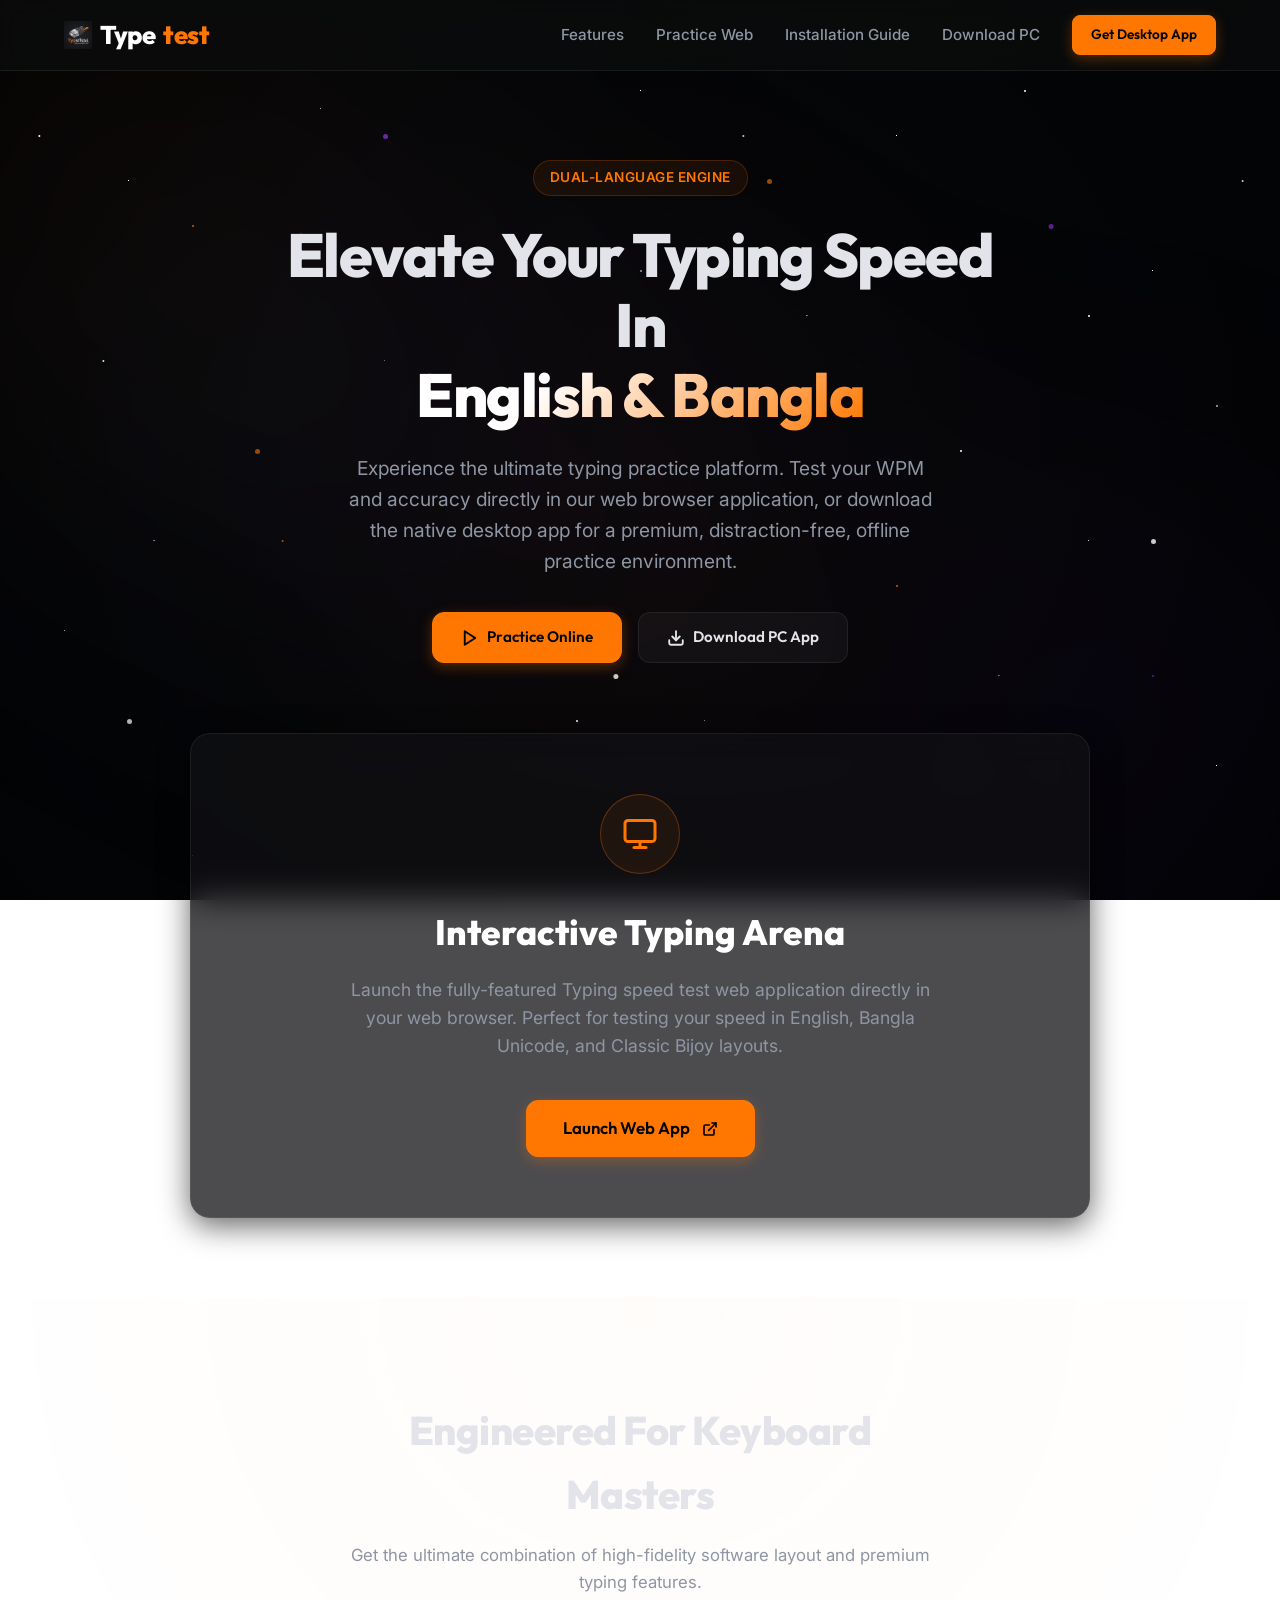
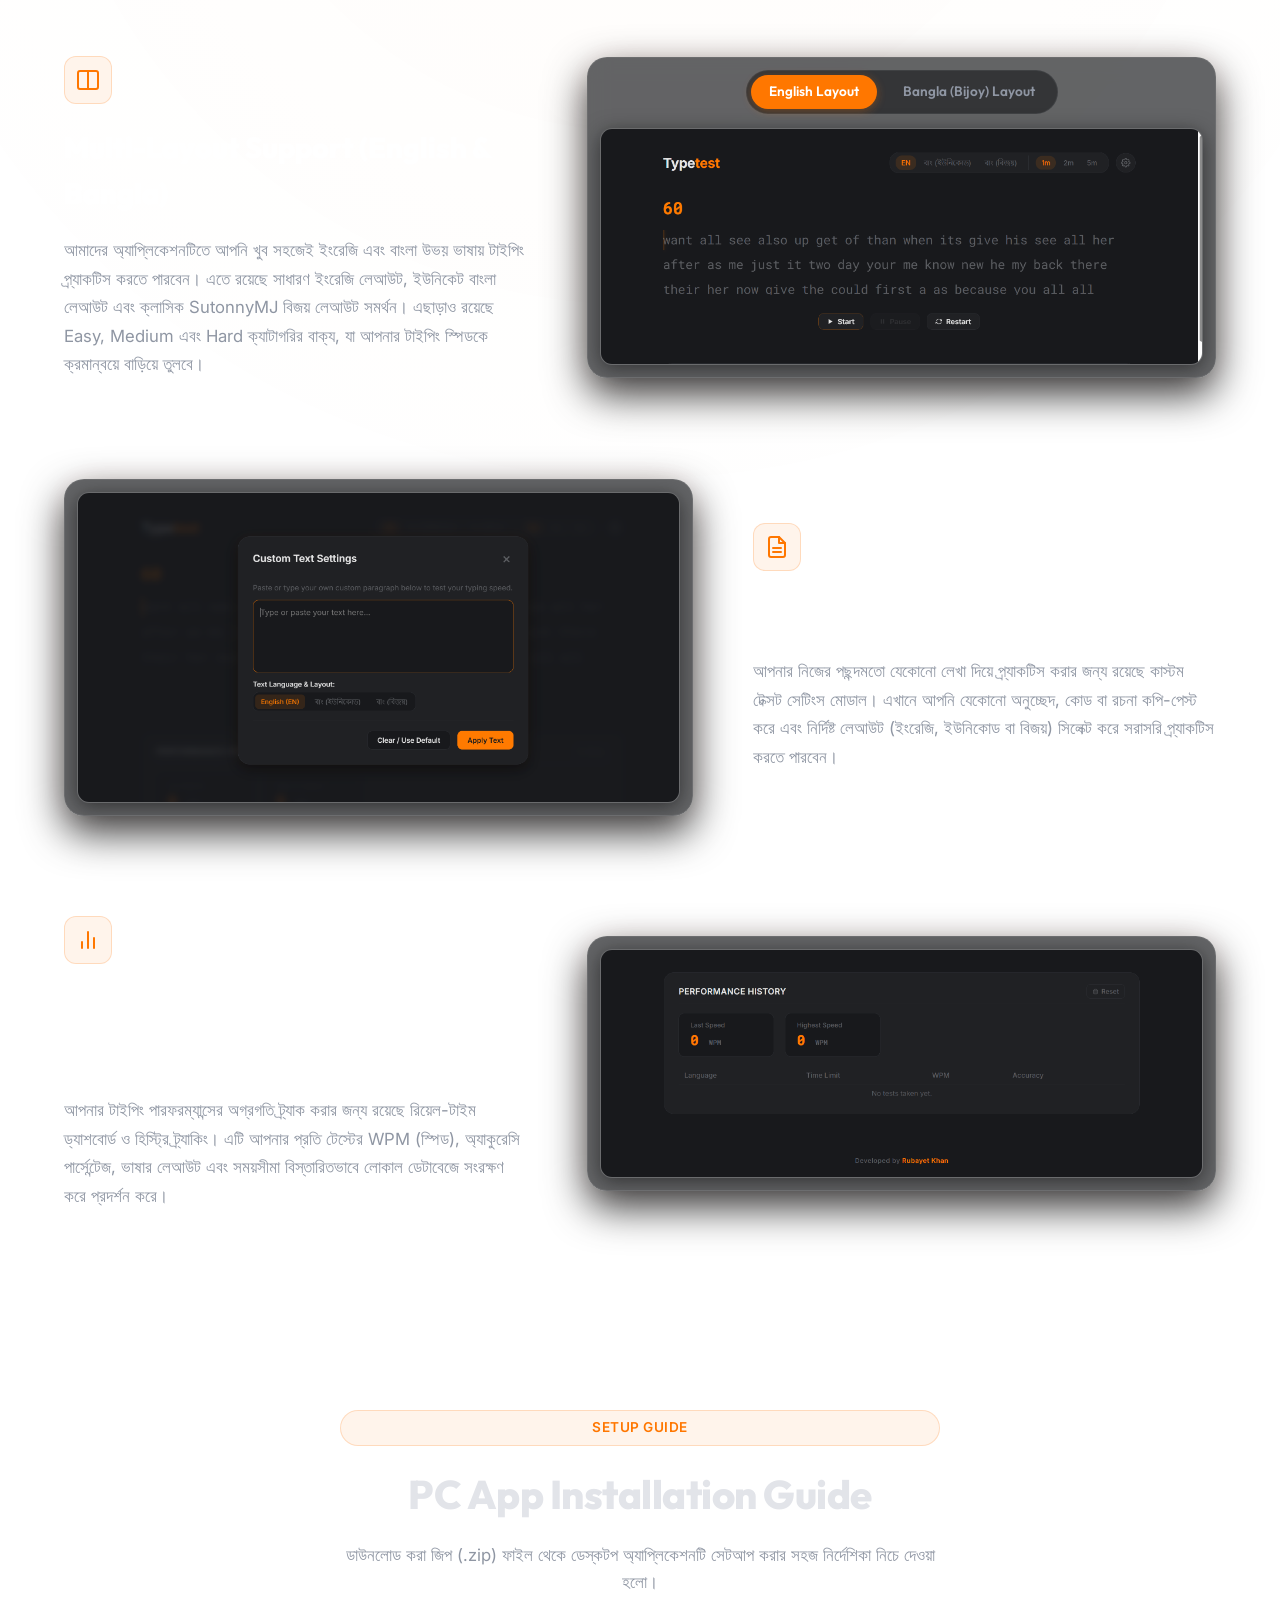
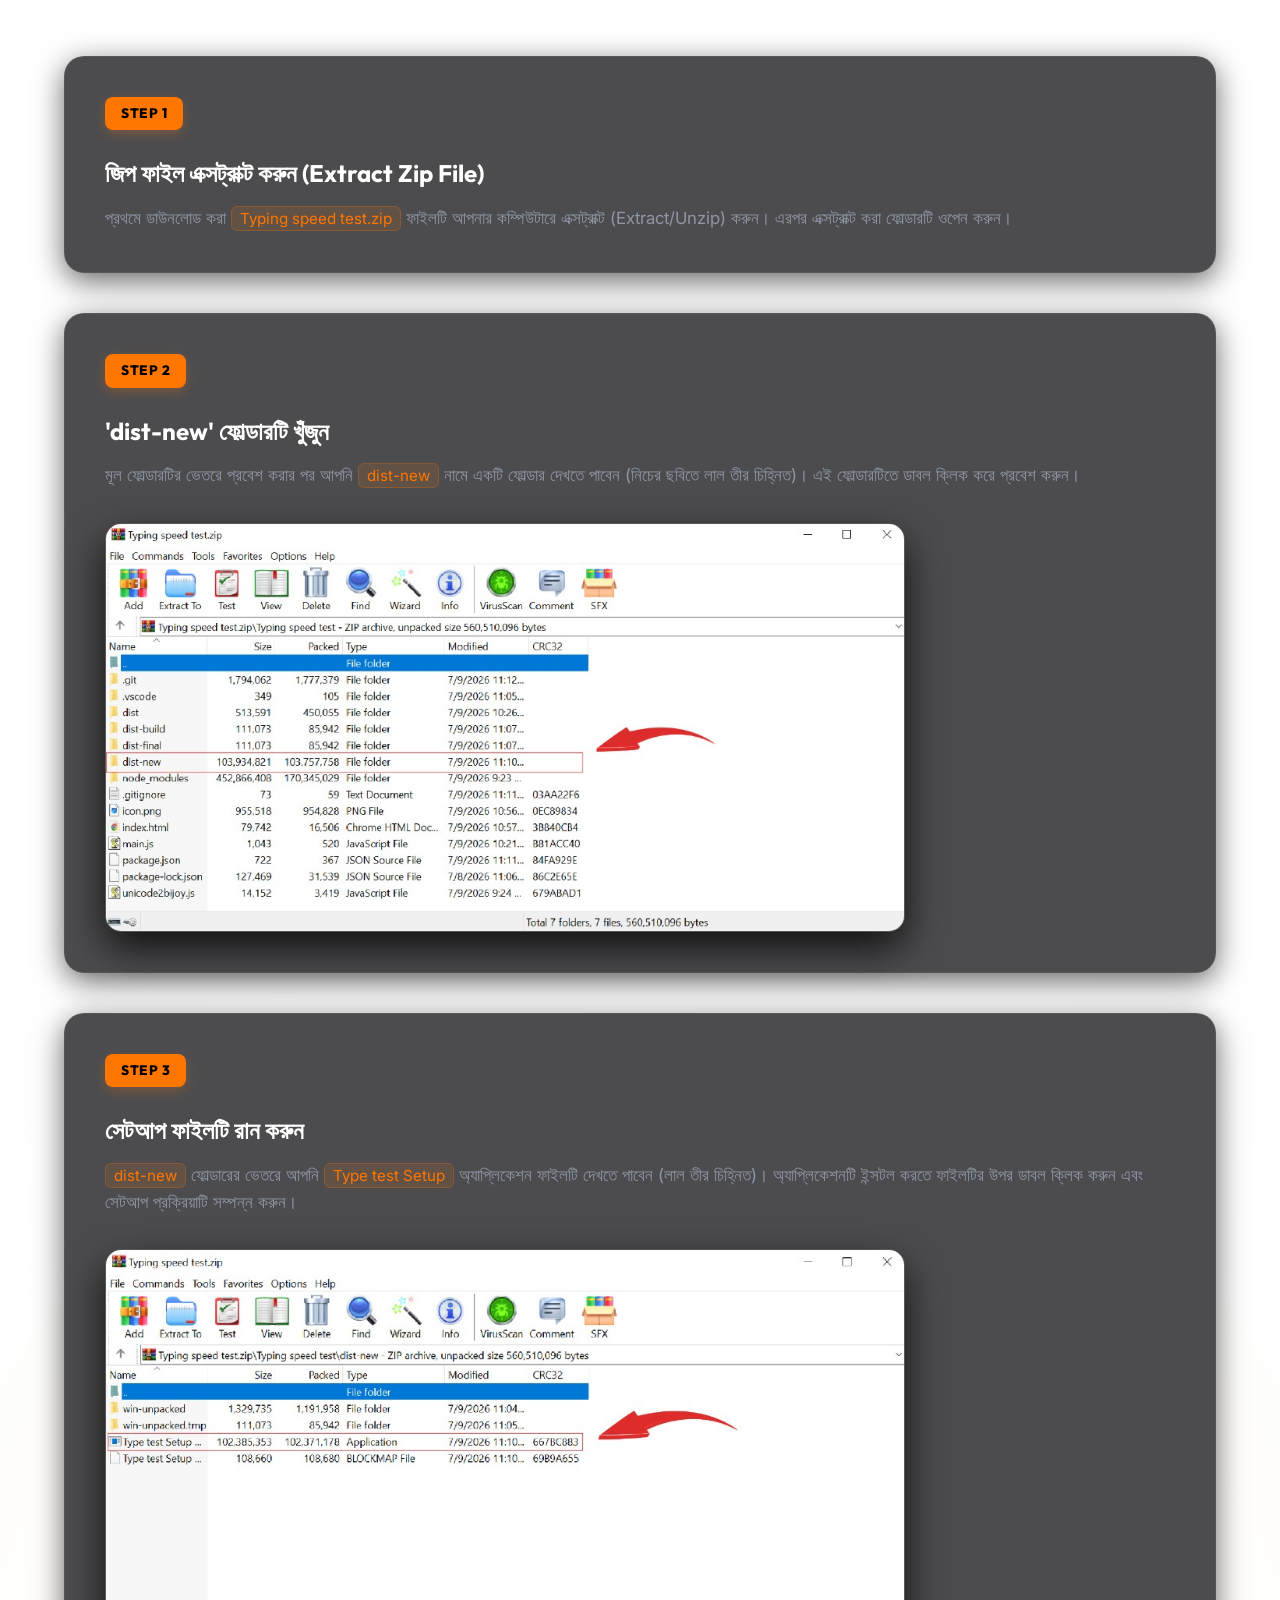
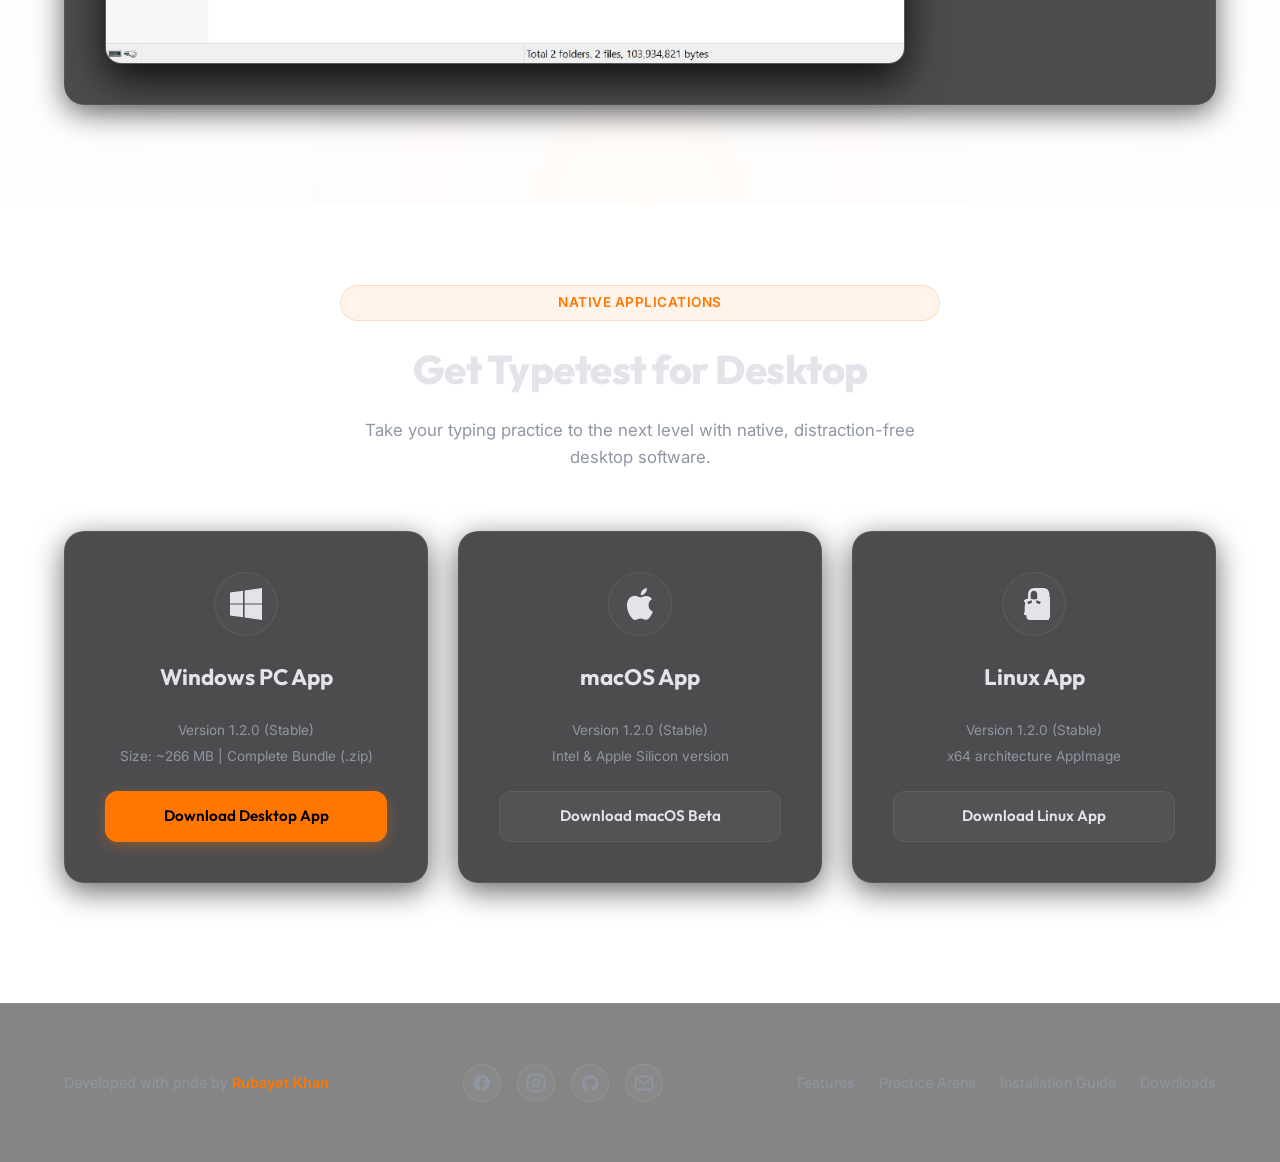
<file: index.html>
<!DOCTYPE html>
<html lang="en">

<head>
    <meta charset="UTF-8">
    <meta name="viewport" content="width=device-width, initial-scale=1.0">
    <link rel="icon" type="image/png" href="assets/icon.png">
    <title>Typetest - Practice Speed Test Online & Download PC App</title>

    <!-- Meta Descriptions for SEO -->
    <meta name="description"
        content="Master your keyboard speed in English and Bangla (Unicode & Classic Bijoy). Test your typing speed (WPM) online or download our premium offline PC application.">
    <meta name="keywords"
        content="typing test, bangla typing test, typetest by rubayet, speed test, WPM, english typing, bangla typing, unicode typing, bijoy typing, typetest download, desktop typing app">
    <meta name="author" content="Rubayet Khan">

    <!-- CSS Stylesheet -->
    <link rel="stylesheet" href="style.css">

    <!-- External Helper Scripts -->
    <script src="app.js" defer></script>
</head>

<body>

    <!-- Premium Animated Gradient Background -->
    <div class="gradient-bg">
        <div class="stars-container">
            <div class="stars-layer stars-small"></div>
            <div class="stars-layer stars-medium"></div>
            <div class="stars-layer stars-large"></div>
        </div>
        <div class="gradients-container">
            <div class="g1"></div>
            <div class="g2"></div>
            <div class="g3"></div>
            <div class="g4"></div>
            <div class="g5"></div>
        </div>
    </div>

    <!-- Header Navigation -->
    <header id="site-header">
        <div class="container nav-wrapper">
            <a href="#" class="logo" id="logo-link">
                <img src="assets/icon.png" alt="Typetest Logo" id="logo-img">
                Type<span>test</span>
            </a>
            <nav id="main-navigation">
                <a href="#features-section" class="nav-link" id="nav-features">Features</a>
                <a href="practice-web/index.html" class="nav-link" id="nav-practice">Practice Web</a>
                <a href="#installation-section" class="nav-link" id="nav-installation">Installation Guide</a>
                <a href="#downloads-section" class="nav-link" id="nav-downloads">Download PC</a>
                <a href="https://drive.google.com/file/d/1dwAuj7CPg4sgsnEVPQnjLkz1p-kMfi5f/view?usp=sharing"
                    target="_blank" rel="noopener noreferrer" class="btn btn-primary nav-download-btn"
                    id="nav-download-cta">Get
                    Desktop App</a>
            </nav>
        </div>
    </header>

    <!-- Hero Section -->
    <section class="hero" id="hero-section">
        <div class="container hero-content">
            <span class="badge" id="hero-badge">Dual-Language Engine</span>
            <h1 id="hero-heading">Elevate Your Typing Speed In <br><span class="gradient-text">English & Bangla</span>
            </h1>
            <p id="hero-description">
                Experience the ultimate typing practice platform. Test your WPM and accuracy directly in our web browser
                application, or download the native desktop app for a premium, distraction-free, offline practice
                environment.
            </p>
            <div class="hero-actions" id="hero-actions-container">
                <a href="practice-web/index.html" class="btn btn-primary" id="hero-btn-practice">
                    <svg width="18" height="18" viewBox="0 0 24 24" fill="none" stroke="currentColor" stroke-width="2.5"
                        stroke-linecap="round" stroke-linejoin="round">
                        <polygon points="5 3 19 12 5 21 5 3"></polygon>
                    </svg>
                    Practice Online
                </a>
                <a href="https://drive.google.com/file/d/1dwAuj7CPg4sgsnEVPQnjLkz1p-kMfi5f/view?usp=sharing"
                    target="_blank" rel="noopener noreferrer" class="btn btn-secondary" id="hero-btn-download">
                    <svg width="18" height="18" viewBox="0 0 24 24" fill="none" stroke="currentColor" stroke-width="2.5"
                        stroke-linecap="round" stroke-linejoin="round">
                        <path d="M21 15v4a2 2 0 0 1-2 2H5a2 2 0 0 1-2-2v-4"></path>
                        <polyline points="7 10 12 15 17 10"></polyline>
                        <line x1="12" y1="15" x2="12" y2="3"></line>
                    </svg>
                    Download PC App
                </a>
            </div>
        </div>
    </section>

    <!-- App Visual Showcase Section (Replacing Interactive Arena) -->
    <section class="practice-section" id="practice-section" style="padding-top: 10px;">
        <div class="container">
            <div class="practice-container glass-card" id="practice-arena-card"
                style="text-align: center; padding: 60px 40px; display: flex; flex-direction: column; align-items: center; gap: 30px;">
                <div class="os-icon"
                    style="width: 80px; height: 80px; background: var(--primary-glass); border-color: rgba(255, 118, 0, 0.3); color: var(--primary);">
                    <svg width="36" height="36" viewBox="0 0 24 24" fill="none" stroke="currentColor" stroke-width="2"
                        stroke-linecap="round" stroke-linejoin="round">
                        <rect x="2" y="3" width="20" height="14" rx="2" ry="2"></rect>
                        <line x1="8" y1="21" x2="16" y2="21"></line>
                        <line x1="12" y1="17" x2="12" y2="21"></line>
                    </svg>
                </div>

                <div style="max-width: 600px; display: flex; flex-direction: column; gap: 16px;">
                    <h2 style="font-family: var(--font-heading); font-size: 2.2rem; font-weight: 800; color: #fff;">
                        Interactive Typing Arena</h2>
                    <p style="color: var(--text-muted); font-size: 1.1rem; line-height: 1.6;">
                        Launch the fully-featured Typing speed test web application directly in your web browser.
                        Perfect for testing your speed in English, Bangla Unicode, and Classic Bijoy layouts.
                    </p>
                </div>

                <div style="margin-top: 10px;">
                    <a href="practice-web/index.html" class="btn btn-primary"
                        style="font-size: 1.05rem; padding: 14px 36px;" id="btn-showcase-practice">
                        Launch Web App
                        <svg width="16" height="16" viewBox="0 0 24 24" fill="none" stroke="currentColor"
                            stroke-width="2.5" stroke-linecap="round" stroke-linejoin="round" style="margin-left: 4px;">
                            <path d="M18 13v6a2 2 0 0 1-2 2H5a2 2 0 0 1-2-2V8a2 2 0 0 1 2-2h6"></path>
                            <polyline points="15 3 21 3 21 9"></polyline>
                            <line x1="10" y1="14" x2="21" y2="3"></line>
                        </svg>
                    </a>
                </div>
            </div>
        </div>
    </section>

    <!-- Features Grid Section -->
    <section class="features" id="features-section">
        <div class="container">
            <div class="section-header" id="features-section-header">
                <h2 id="features-title">Engineered For Keyboard Masters</h2>
                <p id="features-subtitle">Get the ultimate combination of high-fidelity software layout and premium
                    typing features.</p>
            </div>

            <div class="features-showcase" id="features-grid-layout">

                <!-- Feature 1: Dual Language Multi-Layout -->
                <div class="showcase-row">
                    <div class="showcase-content">
                        <div class="feature-icon">
                            <svg width="24" height="24" viewBox="0 0 24 24" fill="none" stroke="currentColor"
                                stroke-width="2" stroke-linecap="round" stroke-linejoin="round">
                                <path d="M4 21h16a2 2 0 0 0 2-2V5a2 2 0 0 0-2-2H4a2 2 0 0 0-2 2v14a2 2 0 0 0 2 2z">
                                </path>
                                <line x1="12" y1="3" x2="12" y2="21"></line>
                            </svg>
                        </div>
                        <h3>Multi-Layout Support (English & Bangla)</h3>
                        <p>
                            আমাদের অ্যাপ্লিকেশনটিতে আপনি খুব সহজেই ইংরেজি এবং বাংলা উভয় ভাষায় টাইপিং প্র্যাকটিস করতে
                            পারবেন।
                            এতে রয়েছে সাধারণ ইংরেজি লেআউট, ইউনিকেট বাংলা লেআউট এবং ক্লাসিক SutonnyMJ বিজয় লেআউট সমর্থন।
                            এছাড়াও রয়েছে Easy, Medium এবং Hard ক্যাটাগরির বাক্য, যা আপনার টাইপিং স্পিডকে ক্রমান্বয়ে
                            বাড়িয়ে তুলবে।
                        </p>
                    </div>
                    <div class="showcase-image-container glass-card">
                        <div class="image-tabs">
                            <span class="tab-label active" onclick="switchShowcaseTab(this, 'typing-en')">English
                                Layout</span>
                            <span class="tab-label" onclick="switchShowcaseTab(this, 'typing-bn')">Bangla (Bijoy)
                                Layout</span>
                        </div>
                        <img src="assets/typing_en.png" alt="English Layout Typing Arena" class="showcase-img active"
                            id="img-typing-en">
                        <img src="assets/typing_bn.png" alt="Bangla Layout Typing Arena" class="showcase-img"
                            id="img-typing-bn">
                    </div>
                </div>

                <!-- Feature 2: Custom Text Practice -->
                <div class="showcase-row reverse">
                    <div class="showcase-content">
                        <div class="feature-icon">
                            <svg width="24" height="24" viewBox="0 0 24 24" fill="none" stroke="currentColor"
                                stroke-width="2" stroke-linecap="round" stroke-linejoin="round">
                                <path d="M14 2H6a2 2 0 0 0-2 2v16a2 2 0 0 0 2 2h12a2 2 0 0 0 2-2V8z"></path>
                                <polyline points="14 2 14 8 20 8"></polyline>
                                <line x1="16" y1="13" x2="8" y2="13"></line>
                                <line x1="16" y1="17" x2="8" y2="17"></line>
                            </svg>
                        </div>
                        <h3>Custom Practice Settings</h3>
                        <p>
                            আপনার নিজের পছন্দমতো যেকোনো লেখা দিয়ে প্র্যাকটিস করার জন্য রয়েছে কাস্টম টেক্সট সেটিংস মোডাল।
                            এখানে আপনি যেকোনো অনুচ্ছেদ, কোড বা রচনা কপি-পেস্ট করে এবং নির্দিষ্ট লেআউট (ইংরেজি, ইউনিকোড
                            বা বিজয়) সিলেক্ট করে সরাসরি প্র্যাকটিস করতে পারবেন।
                        </p>
                    </div>
                    <div class="showcase-image-container glass-card">
                        <img src="assets/custom_text_settings.png" alt="Custom Practice Text Modal"
                            class="showcase-img active">
                    </div>
                </div>

                <!-- Feature 3: Performance History & Detailed Analytics -->
                <div class="showcase-row">
                    <div class="showcase-content">
                        <div class="feature-icon">
                            <svg width="24" height="24" viewBox="0 0 24 24" fill="none" stroke="currentColor"
                                stroke-width="2" stroke-linecap="round" stroke-linejoin="round">
                                <line x1="18" y1="20" x2="18" y2="10"></line>
                                <line x1="12" y1="20" x2="12" y2="4"></line>
                                <line x1="6" y1="20" x2="6" y2="14"></line>
                            </svg>
                        </div>
                        <h3>Performance History & Detailed Analytics</h3>
                        <p>
                            আপনার টাইপিং পারফরম্যান্সের অগ্রগতি ট্র্যাক করার জন্য রয়েছে রিয়েল-টাইম ড্যাশবোর্ড ও হিস্ট্রি
                            ট্র্যাকিং।
                            এটি আপনার প্রতি টেস্টের WPM (স্পিড), অ্যাকুরেসি পার্সেন্টেজ, ভাষার লেআউট এবং সময়সীমা
                            বিস্তারিতভাবে লোকাল ডেটাবেজে সংরক্ষণ করে প্রদর্শন করে।
                        </p>
                    </div>
                    <div class="showcase-image-container glass-card">
                        <img src="assets/performance_history.png" alt="Detailed Performance History"
                            class="showcase-img active">
                    </div>
                </div>

            </div>
        </div>
    </section>

    <!-- PC App Installation Guide Section -->
    <section class="installation" id="installation-section">
        <div class="container">
            <div class="section-header">
                <span class="badge">Setup Guide</span>
                <h2>PC App Installation Guide</h2>
                <p>ডাউনলোড করা জিপ (.zip) ফাইল থেকে ডেস্কটপ অ্যাপ্লিকেশনটি সেটআপ করার সহজ নির্দেশিকা নিচে দেওয়া হলো।</p>
            </div>

            <div class="installation-steps">
                <!-- Step 1 -->
                <div class="step-card glass-card">
                    <div class="step-badge">Step 1</div>
                    <div class="step-info">
                        <h3>জিপ ফাইল এক্সট্রাক্ট করুন (Extract Zip File)</h3>
                        <p>
                            প্রথমে ডাউনলোড করা <code>Typing speed test.zip</code> ফাইলটি আপনার কম্পিউটারে এক্সট্রাক্ট
                            (Extract/Unzip) করুন।
                            এরপর এক্সট্রাক্ট করা ফোল্ডারটি ওপেন করুন।
                        </p>
                    </div>
                </div>

                <!-- Step 2 -->
                <div class="step-card glass-card">
                    <div class="step-badge">Step 2</div>
                    <div class="step-info">
                        <h3>'dist-new' ফোল্ডারটি খুঁজুন</h3>
                        <p>
                            মূল ফোল্ডারটির ভেতরে প্রবেশ করার পর আপনি <code>dist-new</code> নামে একটি ফোল্ডার দেখতে পাবেন
                            (নিচের ছবিতে লাল তীর চিহ্নিত)। এই ফোল্ডারটিতে ডাবল ক্লিক করে প্রবেশ করুন।
                        </p>
                    </div>
                    <div class="step-image">
                        <img src="assets/dist_folder.jpg" alt="Locating dist-new folder in extracted zip">
                    </div>
                </div>

                <!-- Step 3 -->
                <div class="step-card glass-card">
                    <div class="step-badge">Step 3</div>
                    <div class="step-info">
                        <h3>সেটআপ ফাইলটি রান করুন</h3>
                        <p>
                            <code>dist-new</code> ফোল্ডারের ভেতরে আপনি <code>Type test Setup</code> অ্যাপ্লিকেশন ফাইলটি
                            দেখতে পাবেন (লাল তীর চিহ্নিত)।
                            অ্যাপ্লিকেশনটি ইন্সটল করতে ফাইলটির উপর ডাবল ক্লিক করুন এবং সেটআপ প্রক্রিয়াটি সম্পন্ন করুন।
                        </p>
                    </div>
                    <div class="step-image">
                        <img src="assets/setup_executable.jpg" alt="Running Type test setup application file">
                    </div>
                </div>
            </div>
        </div>
    </section>

    <!-- PC App Spotlight & Downloads Section -->
    <section class="downloads" id="downloads-section">
        <div class="container">
            <div class="section-header" id="downloads-section-header">
                <span class="badge" id="download-badge">Native Applications</span>
                <h2 id="downloads-title">Get Typetest for Desktop</h2>
                <p id="downloads-subtitle">Take your typing practice to the next level with native, distraction-free
                    desktop software.</p>
            </div>

            <div class="download-cards-grid" id="download-cards-layout">

                <!-- Windows Card -->
                <div class="download-card glass-card" id="download-card-windows">
                    <div class="os-icon" id="os-icon-windows">
                        <svg width="32" height="32" viewBox="0 0 24 24" fill="currentColor">
                            <path
                                d="M0 3.449L9.75 2.1v9.45H0V3.449zM0 12.45h9.75v9.45L0 20.55v-8.1zM10.95 1.95L24 0v11.55H10.95V1.95zM10.95 12.45H24v11.55l-13.05-1.95v-9.6z" />
                        </svg>
                    </div>
                    <h3>Windows PC App</h3>
                    <div class="download-meta" id="windows-meta">
                        <span id="win-version">Version 1.2.0 (Stable)</span>
                        <span id="win-size">Size: ~266 MB | Complete Bundle (.zip)</span>
                    </div>
                    <!-- Download CTA (Direct link to the copied desktop zip archive) -->
                    <a href="https://drive.google.com/file/d/1dwAuj7CPg4sgsnEVPQnjLkz1p-kMfi5f/view?usp=sharing"
                        target="_blank" rel="noopener noreferrer" class="btn btn-primary"
                        id="btn-download-windows">Download
                        Desktop App</a>
                </div>

                <!-- macOS Card -->
                <div class="download-card glass-card" id="download-card-macos">
                    <div class="os-icon" id="os-icon-macos">
                        <svg width="32" height="32" viewBox="0 0 24 24" fill="currentColor">
                            <path
                                d="M12.152 6.896c-.948 0-2.415-1.078-3.96-1.04-2.04.027-3.91 1.183-4.961 3.014-2.117 3.675-.54 9.103 1.51 12.06 1.005 1.45 2.187 3.068 3.765 3.008 1.516-.06 2.09-.982 3.92-.982 1.815 0 2.348.98 3.93.949 1.622-.03 2.662-1.462 3.65-2.9 1.144-1.673 1.616-3.292 1.642-3.38-.057-.02-3.155-1.2-3.187-4.78-.027-2.997 2.456-4.436 2.57-4.505-1.4-2.05-3.553-2.28-4.312-2.333-1.875-.156-3.413 1.084-4.067 1.084zM15.97 3.738c.803-.977 1.344-2.337 1.196-3.693-1.168.047-2.583.78-3.418 1.758-.742.863-1.39 2.24-1.216 3.57 1.302.102 2.637-.656 3.438-1.635z" />
                        </svg>
                    </div>
                    <h3>macOS App</h3>
                    <div class="download-meta" id="macos-meta">
                        <span id="mac-version">Version 1.2.0 (Stable)</span>
                        <span id="mac-size">Intel & Apple Silicon version</span>
                    </div>
                    <!-- Download CTA -->
                    <a href="#" class="btn btn-secondary" id="btn-download-macos">Download
                        macOS Beta</a>
                </div>

                <!-- Linux Card -->
                <div class="download-card glass-card" id="download-card-linux">
                    <div class="os-icon" id="os-icon-linux">
                        <svg width="32" height="32" viewBox="0 0 24 24" fill="currentColor">
                            <path
                                d="M11.968 0c-2.422.015-4.42 2.17-4.42 4.675v3.136c-1.127.352-2.23.856-3.275 1.516.326.695.736 1.353 1.216 1.969-.328 1.16-.484 2.378-.453 3.606-.06.72-.03 1.442.093 2.15-.347.88-.562 1.8-.625 2.737.593.42 1.258.727 1.968.906-.11.75-.11 1.515.016 2.263.385.284.81.517 1.266.688.196.883.6 1.706 1.188 2.406.87-.216 1.688-.636 2.39-1.234.92.518 1.954.853 3.03 1.002.502.583 1.15 1.026 1.875 1.312.443-.655.772-1.393.969-2.172.936-.183 1.836-.547 2.656-1.078.694.57 1.493.974 2.344 1.187.587-.7 1-1.523 1.188-2.406.455-.17.88-.404 1.265-.688.125-.748.125-1.513.016-2.263.71-.18 1.375-.487 1.968-.906-.063-.937-.278-1.856-.625-2.737.125-.708.155-1.43.094-2.15.03-1.228-.125-2.446-.453-3.606.48-.616.89-1.274 1.216-1.969-1.045-.66-2.148-1.164-3.275-1.516V4.675c0-2.505-1.998-4.66-4.42-4.675H11.97zm.03 2c1.36-.008 2.423 1.144 2.423 2.675v3.312c-.8.156-1.595.394-2.36.703a12.87 12.87 0 0 0-2.547-.703V4.675c0-1.53 1.064-2.683 2.423-2.675l.062.001zm-5.06 8.53c1.07-.638 2.226-1.107 3.437-1.406v1.922c-.893.28-1.748.692-2.53 1.234a15.71 15.71 0 0 0-.907-1.75zm10.155 0c-.31.57-.614 1.158-.906 1.75-.783-.542-1.638-.954-2.53-1.234V9.124c1.21.3 2.366.768 3.437 1.406z" />
                        </svg>
                    </div>
                    <h3>Linux App</h3>
                    <div class="download-meta" id="linux-meta">
                        <span id="linux-version">Version 1.2.0 (Stable)</span>
                        <span id="linux-size">x64 architecture AppImage</span>
                    </div>
                    <!-- Download CTA -->
                    <a href="#" class="btn btn-secondary" id="btn-download-linux">Download
                        Linux App</a>
                </div>

            </div>
        </div>
    </section>

    <!-- Footer -->
    <footer id="site-footer">
        <div class="container footer-content">
            <div class="footer-credit" id="footer-dev-credit">
                Developed with pride by <span>Rubayet Khan</span>
            </div>
            <div class="footer-social" id="footer-social-links">
                <a href="https://www.facebook.com/mdrubayetkhan.khan.5" target="_blank" rel="noopener noreferrer"
                    class="social-icon" aria-label="Facebook">
                    <svg width="20" height="20" viewBox="0 0 24 24" fill="currentColor">
                        <path
                            d="M22 12c0-5.52-4.48-10-10-10S2 6.48 2 12c0 4.84 3.44 8.87 8 9.8V15H8v-3h2V9.5C10 7.57 11.57 6 13.5 6H16v3h-2c-.55 0-1 .45-1 1v2h3v3h-3v6.95c4.56-.93 8-4.96 8-9.75z" />
                    </svg>
                </a>
                <a href="https://www.instagram.com/mdrubayetkhan.khan.5/" target="_blank" rel="noopener noreferrer"
                    class="social-icon" aria-label="Instagram">
                    <svg width="20" height="20" viewBox="0 0 24 24" fill="none" stroke="currentColor" stroke-width="2"
                        stroke-linecap="round" stroke-linejoin="round">
                        <rect x="2" y="2" width="20" height="20" rx="5" ry="5"></rect>
                        <path d="M16 11.37A4 4 0 1 1 12.63 8 4 4 0 0 1 16 11.37z"></path>
                        <line x1="17.5" y1="6.5" x2="17.51" y2="6.5"></line>
                    </svg>
                </a>
                <a href="https://github.com/rubayet9" target="_blank" rel="noopener noreferrer" class="social-icon"
                    aria-label="GitHub">
                    <svg width="20" height="20" viewBox="0 0 24 24" fill="currentColor">
                        <path
                            d="M12 2C6.477 2 2 6.477 2 12c0 4.42 2.865 8.166 6.839 9.489.5.092.682-.217.682-.482 0-.237-.008-.866-.013-1.7-2.782.603-3.369-1.34-3.369-1.34-.454-1.156-1.11-1.464-1.11-1.464-.908-.62.069-.608.069-.608 1.003.07 1.531 1.03 1.531 1.03.892 1.529 2.341 1.087 2.91.831.092-.646.35-1.086.636-1.336-2.22-.253-4.555-1.11-4.555-4.943 0-1.091.39-1.984 1.029-2.683-.103-.253-.446-1.27.098-2.647 0 0 .84-.269 2.75 1.025A9.564 9.564 0 0112 6.844c.85.004 1.705.115 2.504.337 1.909-1.294 2.747-1.025 2.747-1.025.546 1.377.203 2.394.1 2.647.64.699 1.028 1.592 1.028 2.683 0 3.842-2.339 4.687-4.566 4.935.359.309.678.919.678 1.852 0 1.336-.012 2.415-.012 2.743 0 .267.18.579.688.481C19.137 20.164 22 16.418 22 12c0-5.523-4.477-10-10-10z" />
                    </svg>
                </a>
                <a href="mailto:rubayetfivermail@gmail.com" class="social-icon" aria-label="Email">
                    <svg width="20" height="20" viewBox="0 0 24 24" fill="none" stroke="currentColor" stroke-width="2"
                        stroke-linecap="round" stroke-linejoin="round">
                        <path d="M4 4h16c1.1 0 2 .9 2 2v12c0 1.1-.9 2-2 2H4c-1.1 0-2-.9-2-2V6c0-1.1.9-2 2-2z"></path>
                        <polyline points="22,6 12,13 2,6"></polyline>
                    </svg>
                </a>
            </div>
            <div class="footer-links" id="footer-links-group">
                <a href="#features-section">Features</a>
                <a href="practice-web/index.html">Practice Arena</a>
                <a href="#installation-section">Installation Guide</a>
                <a href="#downloads-section">Downloads</a>
            </div>
        </div>
    </footer>

    <!-- Coming Soon Modal -->
    <div id="coming-soon-modal" class="modal-overlay hidden">
        <div class="modal-content glass-card">
            <div class="modal-header">
                <h3>Coming Soon</h3>
                <button id="close-modal-btn" class="close-btn">&times;</button>
            </div>
            <div class="modal-body">
                <div class="coming-soon-icon">
                    <svg width="36" height="36" viewBox="0 0 24 24" fill="none" stroke="currentColor" stroke-width="2.5"
                        stroke-linecap="round" stroke-linejoin="round">
                        <circle cx="12" cy="12" r="10"></circle>
                        <polyline points="12 6 12 12 16 14"></polyline>
                    </svg>
                </div>
                <p>We are actively developing this desktop application for macOS and Linux. Stay tuned for the release!
                </p>
            </div>
            <div class="modal-footer">
                <button id="ok-modal-btn" class="btn btn-primary">Okay</button>
            </div>
        </div>
    </div>

</body>

</html>
</file>
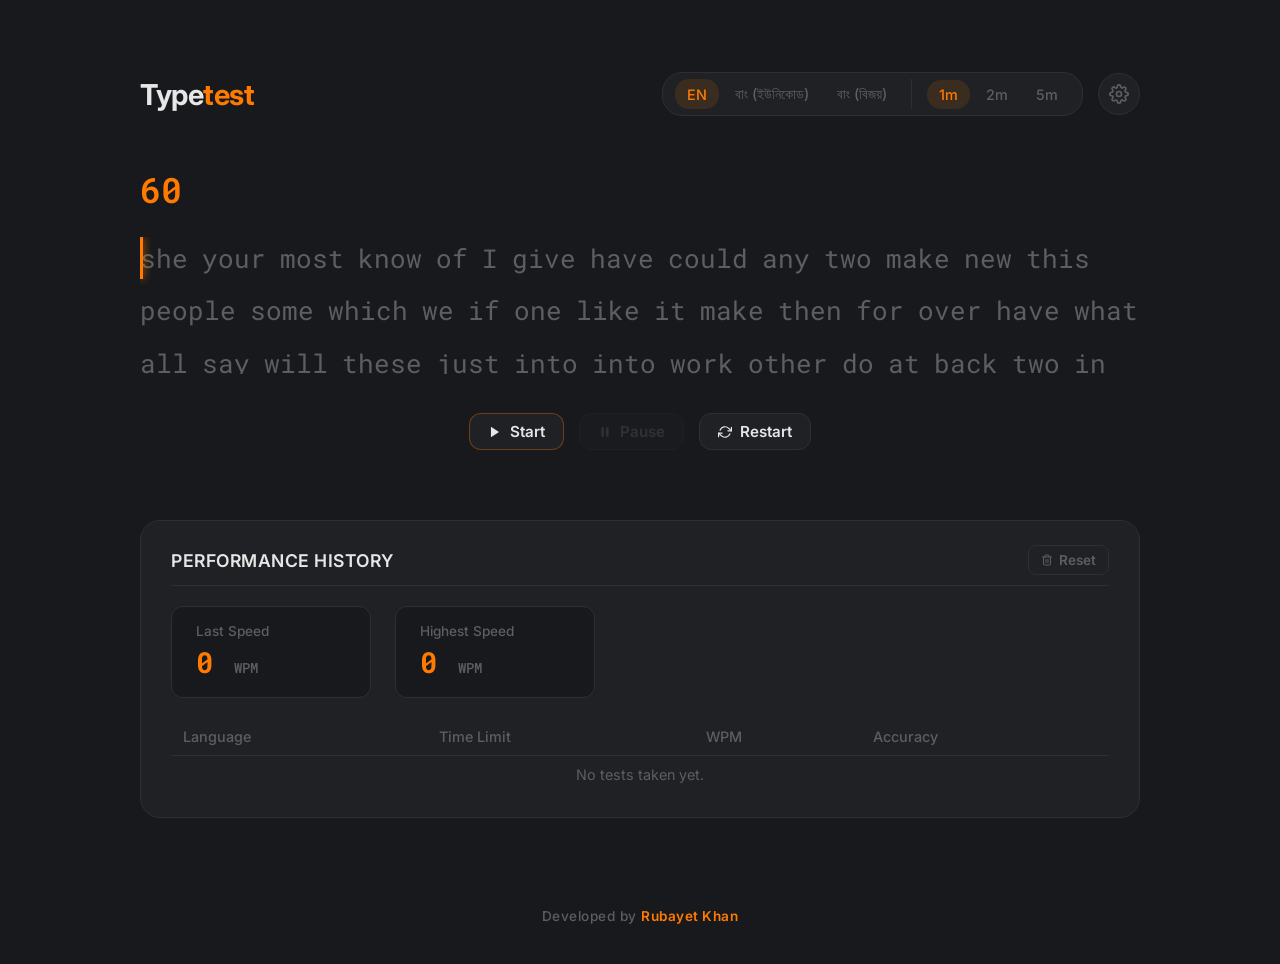
<file: practice-web/index.html>
<!DOCTYPE html>
<html lang="en">

<head>
    <meta charset="UTF-8">
    <meta name="viewport" content="width=device-width, initial-scale=1.0">
    <link rel="icon" type="image/png" href="icon.png">
    <title>Type test</title>
    <link
        href="https://fonts.googleapis.com/css2?family=Inter:wght@400;500;600;700&family=Noto+Sans+Bengali:wght@400;500;600&family=Roboto+Mono:wght@400;500&display=swap"
        rel="stylesheet">
    <script src="unicode2bijoy.js"></script>
    <style>
        :root {
            --bg-color: #18191c;
            --text-color: #5c5e62;
            --text-active: #ff7a00;
            /* Premium Vibrant Orange */
            --text-correct: #ff9f43;
            /* Readable Light Orange */
            --text-incorrect: #ff4757;
            /* Clear Red */
            --caret-color: #ff7a00;
            --font-ui: 'Inter', sans-serif;
            --font-main: 'Roboto Mono', monospace;
            --font-bn: 'Noto Sans Bengali', sans-serif;
            --font-bn-classic: 'SutonnyMJ', 'Sutonny MJ', sans-serif;
        }

        * {
            margin: 0;
            padding: 0;
            box-sizing: border-box;
        }

        body {
            background-color: var(--bg-color);
            color: var(--text-color);
            font-family: var(--font-ui);
            display: flex;
            justify-content: center;
            align-items: flex-start;
            min-height: 100vh;
            padding: 8vh 24px 40px 24px;
            overflow-x: hidden;
            transition: background-color 0.3s ease;
        }

        .container {
            width: 100%;
            max-width: 1000px;
            display: flex;
            flex-direction: column;
            gap: 50px;
        }

        /* Header & Controls */
        header {
            display: flex;
            justify-content: space-between;
            align-items: center;
            flex-wrap: wrap;
            gap: 20px;
            width: 100%;
        }

        .logo {
            font-family: var(--font-ui);
            font-size: 1.8rem;
            font-weight: 700;
            color: #e6e6e6;
            letter-spacing: -0.5px;
            user-select: none;
        }

        .logo span {
            color: var(--text-active);
        }

        .controls {
            display: flex;
            gap: 15px;
            background: #202124;
            padding: 6px 12px;
            border-radius: 20px;
            border: 1px solid #2d2f34;
            align-items: center;
            flex-wrap: wrap;
        }

        .language-selector,
        .time-selector,
        .difficulty-selector {
            display: flex;
            gap: 4px;
        }

        /* Divider inside controls */
        .controls>div:not(:last-child) {
            border-right: 1px solid #2d2f34;
            padding-right: 12px;
        }

        button {
            background: none;
            border: none;
            color: var(--text-color);
            font-family: var(--font-ui);
            font-size: 0.9rem;
            font-weight: 500;
            cursor: pointer;
            transition: all 0.2s cubic-bezier(0.4, 0, 0.2, 1);
            padding: 6px 12px;
            border-radius: 14px;
        }

        button:hover {
            color: #e6e6e6;
        }

        button.active {
            color: var(--text-active);
            background: rgba(255, 122, 0, 0.12);
        }

        /* Typing Area */
        #typing-section {
            display: flex;
            flex-direction: column;
            gap: 24px;
        }

        #timer {
            font-size: 2.2rem;
            font-weight: 600;
            color: var(--text-active);
            font-family: var(--font-main);
            transition: all 0.2s ease;
        }

        #words-container {
            font-family: var(--font-main);
            font-size: 1.65rem;
            line-height: 1.6;
            display: flex;
            flex-wrap: wrap;
            gap: 0 14px;
            height: 5.2em;
            /* Dynamic height fits 3 lines + Bengali descenders */
            overflow: hidden;
            position: relative;
            user-select: none;
            outline: none;
            scroll-behavior: smooth;
        }

        .word {
            display: flex;
            margin-bottom: 8px;
            border-bottom: 2px solid transparent;
            transition: border-color 0.2s ease;
        }

        .letter {
            position: relative;
            transition: color 0.12s ease;
        }

        /* States */
        .letter.correct {
            color: var(--text-correct);
        }

        .letter.incorrect {
            color: var(--text-incorrect);
        }

        .word.error {
            border-bottom: 2px solid var(--text-incorrect);
        }

        /* Blinking Caret */
        .letter.active::before {
            content: "";
            position: absolute;
            left: 0;
            bottom: 0;
            width: 2.5px;
            height: 100%;
            background-color: var(--caret-color);
            animation: blink 1s infinite;
            box-shadow: 0 0 8px var(--caret-color);
        }

        /* Caret for the space after a word */
        .word .letter.active-space::after {
            content: "";
            position: absolute;
            right: -10px;
            bottom: 0;
            width: 2.5px;
            height: 100%;
            background-color: var(--caret-color);
            animation: blink 1s infinite;
            box-shadow: 0 0 8px var(--caret-color);
        }

        @keyframes blink {

            0%,
            100% {
                opacity: 1;
            }

            50% {
                opacity: 0;
            }
        }

        /* Results Screen */
        .hidden {
            display: none !important;
        }

        #results-section {
            display: flex;
            flex-direction: column;
            align-items: center;
            gap: 40px;
            animation: fadeIn 0.4s ease forwards;
        }

        @keyframes fadeIn {
            from {
                opacity: 0;
                transform: translateY(10px);
            }

            to {
                opacity: 1;
                transform: translateY(0);
            }
        }

        .stats {
            display: flex;
            gap: 50px;
            flex-wrap: wrap;
            justify-content: center;
            background: #202124;
            padding: 30px 50px;
            border-radius: 20px;
            border: 1px solid #2d2f34;
        }

        .stat-box {
            text-align: center;
            min-width: 120px;
        }

        .stat-title {
            font-size: 1.1rem;
            color: var(--text-color);
            margin-bottom: 8px;
            font-weight: 500;
        }

        .stat-value {
            font-size: 3.5rem;
            color: var(--text-active);
            font-weight: 700;
            font-family: var(--font-main);
        }

        .correct-text {
            color: var(--text-correct);
        }

        .incorrect-text {
            color: var(--text-incorrect);
        }

        .restart-btn {
            background-color: #202124;
            color: #e6e6e6;
            padding: 14px 28px;
            border-radius: 12px;
            font-size: 1.1rem;
            font-weight: 600;
            border: 1px solid #2d2f34;
            transition: all 0.2s ease;
        }

        .restart-btn:hover {
            background-color: var(--text-active);
            color: #18191c;
            border-color: var(--text-active);
            transform: translateY(-2px);
            box-shadow: 0 4px 15px rgba(255, 122, 0, 0.3);
        }

        .restart-btn:active {
            transform: translateY(0);
        }

        .restart-hint {
            text-align: center;
            font-size: 0.9rem;
            margin-top: 15px;
            color: var(--text-color);
        }

        .restart-hint span {
            background: #202124;
            padding: 3px 8px;
            border-radius: 6px;
            border: 1px solid #2d2f34;
            color: #e6e6e6;
        }

        /* Mobile & Tablet Responsiveness */
        @media (max-width: 768px) {
            body {
                padding-top: 4vh;
            }

            .container {
                gap: 30px;
            }

            header {
                flex-direction: column;
                align-items: center;
                gap: 15px;
            }

            .controls {
                justify-content: center;
                width: 100%;
                gap: 10px;
                padding: 8px;
            }

            .controls>div:not(:last-child) {
                border-right: none;
                padding-right: 0;
            }

            .language-selector,
            .time-selector,
            .difficulty-selector {
                margin: 4px;
            }

            #words-container {
                font-size: 1.3rem;
                height: 5.2em;
                /* Keeps scaling correctly */
            }

            .stats {
                gap: 24px;
                padding: 20px 30px;
                width: 100%;
            }

            .stat-value {
                font-size: 2.8rem;
            }
        }

        @media (max-width: 480px) {
            #timer {
                font-size: 1.8rem;
            }

            #words-container {
                font-size: 1.15rem;
                height: 5.2em;
            }

            .stat-box {
                min-width: 90px;
            }

            .stat-value {
                font-size: 2.2rem;
            }
        }

        .footer {
            text-align: center;
            font-size: 0.85rem;
            color: #5c5e62;
            margin-top: 40px;
            font-weight: 500;
            letter-spacing: 0.5px;
            user-select: none;
        }

        .footer span {
            color: var(--text-active);
            font-weight: 600;
        }

        /* History Section Styles */
        .history-container {
            background: #202124;
            padding: 24px 30px;
            border-radius: 20px;
            border: 1px solid #2d2f34;
            display: flex;
            flex-direction: column;
            gap: 20px;
            animation: fadeIn 0.4s ease forwards;
            margin-top: 20px;
        }

        .history-header {
            display: flex;
            justify-content: space-between;
            align-items: center;
            border-bottom: 1px solid #2d2f34;
            padding-bottom: 10px;
        }

        .history-title {
            font-size: 1.1rem;
            color: #e6e6e6;
            font-weight: 600;
            letter-spacing: 0.5px;
            text-transform: uppercase;
            font-family: var(--font-ui);
        }

        .reset-history-btn {
            background: transparent;
            border: 1px solid #2d2f34;
            color: var(--text-color);
            padding: 6px 12px;
            border-radius: 8px;
            cursor: pointer;
            font-size: 0.85rem;
            font-family: var(--font-ui);
            font-weight: 600;
            transition: all 0.2s ease;
            display: flex;
            align-items: center;
            gap: 6px;
            outline: none;
        }

        .reset-history-btn:hover {
            color: var(--text-incorrect);
            border-color: var(--text-incorrect);
            background: rgba(255, 71, 87, 0.1);
        }

        .reset-history-btn.confirming {
            color: #ffffff;
            border-color: var(--text-incorrect);
            background: var(--text-incorrect);
        }

        .reset-history-btn svg {
            transition: transform 0.2s ease;
        }

        .reset-history-btn:hover svg {
            transform: scale(1.1);
        }

        .history-stats {
            display: flex;
            gap: 24px;
            justify-content: flex-start;
            flex-wrap: wrap;
        }

        .history-stat-box {
            background: #18191c;
            padding: 16px 24px;
            border-radius: 12px;
            border: 1px solid #2d2f34;
            flex: 1;
            min-width: 150px;
            max-width: 200px;
        }

        .history-stat-title {
            font-size: 0.85rem;
            color: var(--text-color);
            margin-bottom: 4px;
            font-weight: 500;
        }

        .history-stat-value {
            font-size: 1.8rem;
            color: var(--text-active);
            font-weight: 700;
            font-family: var(--font-main);
        }

        .history-stat-value .unit {
            font-size: 0.9rem;
            font-weight: 500;
            color: var(--text-color);
            margin-left: 4px;
        }

        .history-table-container {
            width: 100%;
            overflow-x: auto;
        }

        .history-table {
            width: 100%;
            border-collapse: collapse;
            text-align: left;
            font-family: var(--font-ui);
            font-size: 0.9rem;
        }

        .history-table th {
            color: var(--text-color);
            font-weight: 500;
            padding: 10px 12px;
            border-bottom: 1px solid #2d2f34;
        }

        .history-table td {
            color: #e6e6e6;
            padding: 10px 12px;
            border-bottom: 1px solid #2d2f34;
        }

        .history-table tbody tr:last-child td {
            border-bottom: none;
        }

        /* Settings Toggle Button */
        .settings-toggle-btn {
            background: #202124;
            border: 1px solid #2d2f34;
            color: var(--text-color);
            padding: 10px;
            border-radius: 50%;
            cursor: pointer;
            display: flex;
            align-items: center;
            justify-content: center;
            transition: all 0.3s cubic-bezier(0.4, 0, 0.2, 1);
            outline: none;
        }

        .settings-toggle-btn:hover {
            color: var(--text-active);
            border-color: var(--text-active);
            transform: rotate(45deg);
            box-shadow: 0 0 12px rgba(255, 122, 0, 0.25);
        }

        /* Modal Overlay */
        .modal-overlay {
            position: fixed;
            top: 0;
            left: 0;
            width: 100%;
            height: 100%;
            background: rgba(24, 25, 28, 0.85);
            backdrop-filter: blur(8px);
            z-index: 1000;
            display: flex;
            justify-content: center;
            align-items: center;
            opacity: 1;
            transition: opacity 0.3s ease;
        }

        .modal-overlay.hidden {
            display: none !important;
            opacity: 0;
        }

        /* Modal Box */
        .modal-content {
            background: #202124;
            border: 1px solid #2d2f34;
            border-radius: 24px;
            width: 90%;
            max-width: 600px;
            padding: 30px;
            box-shadow: 0 10px 30px rgba(0, 0, 0, 0.5), 0 0 20px rgba(255, 122, 0, 0.05);
            display: flex;
            flex-direction: column;
            gap: 20px;
            animation: zoomIn 0.3s cubic-bezier(0.34, 1.56, 0.64, 1) forwards;
        }

        @keyframes zoomIn {
            from {
                transform: scale(0.9);
                opacity: 0;
            }

            to {
                transform: scale(1);
                opacity: 1;
            }
        }

        .modal-header {
            display: flex;
            justify-content: space-between;
            align-items: center;
            border-bottom: 1px solid #2d2f34;
            padding-bottom: 15px;
        }

        .modal-header h3 {
            font-size: 1.3rem;
            color: #e6e6e6;
            font-weight: 600;
        }

        .close-btn {
            background: none;
            border: none;
            color: var(--text-color);
            font-size: 1.8rem;
            cursor: pointer;
            line-height: 1;
            padding: 0 5px;
            transition: color 0.2s ease;
        }

        .close-btn:hover {
            color: var(--text-incorrect);
        }

        .modal-body {
            display: flex;
            flex-direction: column;
            gap: 15px;
        }

        .settings-desc {
            font-size: 0.95rem;
            color: var(--text-color);
            line-height: 1.4;
        }

        #custom-text-input {
            width: 100%;
            height: 150px;
            background: #18191c;
            border: 1px solid #2d2f34;
            border-radius: 12px;
            padding: 15px;
            color: #e6e6e6;
            font-family: var(--font-ui);
            font-size: 1rem;
            resize: none;
            outline: none;
            transition: border-color 0.2s ease;
        }

        #custom-text-input:focus {
            border-color: var(--text-active);
        }

        .option-group {
            display: flex;
            flex-direction: column;
            gap: 8px;
        }

        .option-group label {
            font-size: 0.9rem;
            color: #e6e6e6;
            font-weight: 500;
        }

        .custom-lang-selector {
            display: flex;
            gap: 8px;
            background: #18191c;
            padding: 4px;
            border-radius: 12px;
            border: 1px solid #2d2f34;
            width: max-content;
        }

        .custom-lang-btn {
            font-size: 0.85rem;
            padding: 6px 12px;
            border-radius: 8px;
        }

        .custom-lang-btn.active {
            color: var(--text-active);
            background: rgba(255, 122, 0, 0.12);
        }

        .modal-footer {
            display: flex;
            justify-content: flex-end;
            gap: 15px;
            border-top: 1px solid #2d2f34;
            padding-top: 20px;
        }

        .btn-primary {
            background-color: var(--text-active);
            color: #18191c;
            font-weight: 600;
            padding: 10px 20px;
            border-radius: 10px;
            transition: all 0.2s ease;
            border: 1px solid var(--text-active);
            cursor: pointer;
        }

        .btn-primary:hover {
            transform: translateY(-1px);
            box-shadow: 0 4px 15px rgba(255, 122, 0, 0.3);
        }

        .btn-secondary {
            background-color: #18191c;
            color: #e6e6e6;
            border: 1px solid #2d2f34;
            padding: 10px 20px;
            border-radius: 10px;
            transition: all 0.2s ease;
            cursor: pointer;
        }

        .btn-secondary:hover {
            background-color: #2d2f34;
            color: #fff;
        }

        /* Test Control Buttons Styling */
        .test-actions {
            display: flex;
            justify-content: center;
            gap: 15px;
            margin-top: 15px;
            animation: fadeIn 0.4s ease forwards;
        }

        .action-btn {
            background-color: #202124;
            color: #e6e6e6;
            border: 1px solid #2d2f34;
            padding: 8px 18px;
            border-radius: 12px;
            font-size: 0.95rem;
            font-weight: 600;
            display: flex;
            align-items: center;
            gap: 8px;
            cursor: pointer;
            transition: all 0.2s ease;
            outline: none;
        }

        .action-btn:hover:not(:disabled) {
            border-color: var(--text-active);
            color: var(--text-active);
            transform: translateY(-1px);
            box-shadow: 0 4px 12px rgba(255, 122, 0, 0.15);
        }

        .action-btn:active:not(:disabled) {
            transform: translateY(0);
        }

        .action-btn:disabled {
            opacity: 0.35;
            cursor: not-allowed;
            border-color: #2d2f34;
            color: var(--text-color);
        }

        #start-test-btn:not(:disabled) {
            border-color: rgba(255, 122, 0, 0.35);
        }
    </style>
</head>

<body>
    <div class="container">
        <header>
            <div class="logo">Type<span>test</span></div>
            <div class="header-controls-wrapper"
                style="display: flex; align-items: center; gap: 15px; flex-wrap: wrap;">
                <div class="controls">
                    <div class="language-selector">
                        <button class="lang-btn active" data-lang="en">EN</button>
                        <button class="lang-btn" data-lang="bn">বাং (ইউনিকোড)</button>
                        <button class="lang-btn" data-lang="bn_classic">বাং (বিজয়)</button>
                    </div>
                    <div class="difficulty-selector hidden" id="difficulty-selector">
                        <button class="diff-btn active" data-diff="easy">Easy</button>
                        <button class="diff-btn" data-diff="medium">Med</button>
                        <button class="diff-btn" data-diff="hard">Hard</button>
                    </div>
                    <div class="time-selector">
                        <button class="time-btn active" data-time="60">1m</button>
                        <button class="time-btn" data-time="120">2m</button>
                        <button class="time-btn" data-time="300">5m</button>
                    </div>
                </div>
                <button id="settings-btn" class="settings-toggle-btn" title="Custom Text Settings">
                    <svg width="20" height="20" viewBox="0 0 24 24" fill="none" stroke="currentColor" stroke-width="2"
                        stroke-linecap="round" stroke-linejoin="round" class="feather feather-settings">
                        <circle cx="12" cy="12" r="3"></circle>
                        <path
                            d="M19.4 15a1.65 1.65 0 0 0 .33 1.82l.06.06a2 2 0 1 1-2.83 2.83l-.06-.06a1.65 1.65 0 0 0-1.82-.33 1.65 1.65 0 0 0-1 1.51V21a2 2 0 0 1-2 2 2 2 0 0 1-2-2v-.09A1.65 1.65 0 0 0 9 19.4a1.65 1.65 0 0 0-1.82.33l-.06.06a2 2 0 1 1-2.83-2.83l.06-.06a1.65 1.65 0 0 0 .33-1.82 1.65 1.65 0 0 0-1.51-1H3a2 2 0 0 1-2-2 2 2 0 0 1 2-2h.09A1.65 1.65 0 0 0 4.6 9a1.65 1.65 0 0 0-.33-1.82l-.06-.06a2 2 0 1 1 2.83-2.83l.06.06a1.65 1.65 0 0 0 1.82.33H9a1.65 1.65 0 0 0 1-1.51V3a2 2 0 0 1 2-2 2 2 0 0 1 2 2v.09a1.65 1.65 0 0 0 1 1.51 1.65 1.65 0 0 0 1.82-.33l.06-.06a2 2 0 1 1 2.83 2.83l-.06.06a1.65 1.65 0 0 0-.33 1.82V9a1.65 1.65 0 0 0 1.51 1H21a2 2 0 0 1 2 2 2 2 0 0 1-2 2h-.09a1.65 1.65 0 0 0-1.51 1z">
                        </path>
                    </svg>
                </button>
            </div>
        </header>

        <main id="typing-section">
            <div id="timer">60</div>
            <div id="words-container"></div>
            <div class="test-actions">
                <button id="start-test-btn" class="action-btn" title="Start/Resume Test">
                    <svg width="14" height="14" viewBox="0 0 24 24" fill="currentColor" stroke="none">
                        <polygon points="5 3 19 12 5 21 5 3"></polygon>
                    </svg>
                    <span>Start</span>
                </button>
                <button id="pause-test-btn" class="action-btn" title="Pause/Stop Test" disabled>
                    <svg width="14" height="14" viewBox="0 0 24 24" fill="currentColor" stroke="none">
                        <rect x="6" y="4" width="4" height="16"></rect>
                        <rect x="14" y="4" width="4" height="16"></rect>
                    </svg>
                    <span>Pause</span>
                </button>
                <button id="action-restart-btn" class="action-btn" title="Restart Test">
                    <svg width="14" height="14" viewBox="0 0 24 24" fill="none" stroke="currentColor" stroke-width="2"
                        stroke-linecap="round" stroke-linejoin="round">
                        <polyline points="23 4 23 10 17 10"></polyline>
                        <polyline points="1 20 1 14 7 14"></polyline>
                        <path d="M3.51 9a9 9 0 0 1 14.85-3.36L23 10M1 14l4.64 4.36A9 9 0 0 0 20.49 15"></path>
                    </svg>
                    <span>Restart</span>
                </button>
            </div>
        </main>

        <section id="results-section" class="hidden">
            <div class="stats">
                <div class="stat-box">
                    <div class="stat-title">WPM</div>
                    <div class="stat-value" id="wpm-value">0</div>
                </div>
                <div class="stat-box">
                    <div class="stat-title">Accuracy</div>
                    <div class="stat-value" id="acc-value">0%</div>
                </div>
                <div class="stat-box">
                    <div class="stat-title">Keystrokes</div>
                    <div class="stat-value" id="key-value"><span class="correct-text">0</span> | <span
                            class="incorrect-text">0</span></div>
                </div>
            </div>
            <button id="restart-btn" class="restart-btn">Restart Test</button>
        </section>

        <!-- History Section -->
        <section id="history-section" class="history-container">
            <div class="history-header">
                <h3 class="history-title">Performance History</h3>
                <button id="reset-history-btn" class="reset-history-btn" title="Reset History">
                    <svg width="12" height="12" viewBox="0 0 24 24" fill="none" stroke="currentColor" stroke-width="2" stroke-linecap="round" stroke-linejoin="round" class="feather feather-trash-2">
                        <polyline points="3 6 5 6 21 6"></polyline>
                        <path d="M19 6v14a2 2 0 0 1-2 2H7a2 2 0 0 1-2-2V6m3 0V4a2 2 0 0 1 2-2h4a2 2 0 0 1 2 2v2"></path>
                        <line x1="10" y1="11" x2="10" y2="17"></line>
                        <line x1="14" y1="11" x2="14" y2="17"></line>
                    </svg>
                    <span>Reset</span>
                </button>
            </div>
            <div class="history-stats">
                <div class="history-stat-box">
                    <div class="history-stat-title">Last Speed</div>
                    <div class="history-stat-value" id="last-wpm">0 <span class="unit">WPM</span></div>
                </div>
                <div class="history-stat-box">
                    <div class="history-stat-title">Highest Speed</div>
                    <div class="history-stat-value" id="highest-wpm">0 <span class="unit">WPM</span></div>
                </div>
            </div>
            <div class="history-table-container">
                <table class="history-table">
                    <thead>
                        <tr>
                            <th>Language</th>
                            <th>Time Limit</th>
                            <th>WPM</th>
                            <th>Accuracy</th>
                        </tr>
                    </thead>
                    <tbody id="history-rows">
                        <!-- History rows dynamic -->
                    </tbody>
                </table>
            </div>
        </section>

        <footer class="footer">
            Developed by <span>Rubayet Khan</span>
        </footer>
    </div>

    <!-- Settings Modal -->
    <div id="settings-modal" class="modal-overlay hidden">
        <div class="modal-content">
            <div class="modal-header">
                <h3>Custom Text Settings</h3>
                <button id="close-settings-btn" class="close-btn">&times;</button>
            </div>
            <div class="modal-body">
                <p class="settings-desc">Paste or type your own custom paragraph below to test your typing speed.</p>
                <textarea id="custom-text-input" placeholder="Type or paste your text here..."
                    spellcheck="false"></textarea>

                <div class="settings-options">
                    <div class="option-group">
                        <label>Text Language & Layout:</label>
                        <div class="custom-lang-selector">
                            <button class="custom-lang-btn active" data-custom-lang="en">English (EN)</button>
                            <button class="custom-lang-btn" data-custom-lang="bn">বাং (ইউনিকোড)</button>
                            <button class="custom-lang-btn" data-custom-lang="bn_classic">বাং (বিজয়)</button>
                        </div>
                    </div>
                </div>
            </div>
            <div class="modal-footer">
                <button id="clear-custom-btn" class="btn-secondary">Clear / Use Default</button>
                <button id="apply-custom-btn" class="btn-primary">Apply Text</button>
            </div>
        </div>
    </div>

    <script>
        // Sample Dictionaries
        const wordsEN = ["the", "be", "to", "of", "and", "a", "in", "that", "have", "I", "it", "for", "not", "on", "with", "he", "as", "you", "do", "at", "this", "but", "his", "by", "from", "they", "we", "say", "her", "she", "or", "an", "will", "my", "one", "all", "would", "there", "their", "what", "so", "up", "out", "if", "about", "who", "get", "which", "go", "me", "when", "make", "can", "like", "time", "no", "just", "him", "know", "take", "people", "into", "year", "your", "good", "some", "could", "them", "see", "other", "than", "then", "now", "look", "only", "come", "its", "over", "think", "also", "back", "after", "use", "two", "how", "our", "work", "first", "well", "way", "even", "new", "want", "because", "any", "these", "give", "day", "most", "us"];
        const wordsBN = ["আমি", "তুমি", "সে", "এবং", "কি", "এই", "যে", "না", "করা", "আমার", "তার", "থেকে", "হয়", "জন্য", "একটি", "ও", "সাথে", "কোন", "ছিল", "আর", "পারে", "আমরা", "কিন্তু", "পর", "হবে", "করে", "আছে", "বা", "তাই", "কিভাবে", "যদি", "বলল", "এক", "সময়", "এখন", "অনেক", "দিন", "সব", "কেউ", "কিছু", "কথা", "মানুষ", "ভাল", "কাজ", "আমাদের", "দিয়ে", "তখন", "খুব", "যাবে", "করতে", "মতো", "নিজের", "তাকে", "এমন", "আবার", "গেল", "শুধু", "নিয়ে", "তো", "হয়ে", "তবে", "অন্য", "দিন", "বড়", "সামনে", "প্রথম", "কাছে", "দিতে", "আগে", "নতুন", "দেখতে", "যারা", "হলে"];

        const sentencesBN = {
            easy: [
                "আমাদের দেশের নাম বাংলাদেশ। এদেশের প্রকৃতি দেখতে অনেক সুন্দর। চারদিকে তাকালে শুধু সবুজ গাছপালা আর ফসলের বিশাল মাঠ দেখা যায়। প্রতিদিন ভোরে পাখির মিষ্টি ডাকে আমাদের ঘুম ভাঙে। আমাদের দেশের গ্রামে অনেক ছোট-বড় নদী আর খাল ছড়িয়ে আছে। বর্ষাকালে যখন প্রচুর বৃষ্টি হয়, তখন সব নদীতে অনেক পানি থাকে। গ্রামের মানুষ তখন ছোট ছোট নৌকায় করে এক জায়গা থেকে অন্য জায়গায় যাতায়াত করে। বিকেলে নদীর পাড়ে বসে বাতাস খেতে সবার খুব ভালো লাগে। এই সুন্দর দেশটিকে আমরা অনেক বেশি ভালোবাসি।",
                "আমি প্রতিদিন সকালে খুব ভোরে ঘুম থেকে উঠি। ঘুম থেকে উঠে ভালো করে হাত মুখ ধুয়ে নিই। এরপর সকালের নাস্তা শেষ করে বই পড়তে বসি। পড়া শেষ হলে আমি গোসল করে স্কুলের জন্য তৈরি হই। স্কুলে গিয়ে বন্ধুদের সাথে অনেক মজা করে সময় কাটাই। আমাদের শিক্ষকেরা ক্লাসে অনেক নতুন নতুন কথা শেখান। বিকেলে স্কুল ছুটি হলে আমরা সবাই মিলে খোলা মাঠে খেলাধুলা করি। সন্ধ্যায় বাসায় ফিরে আবার পড়াশোনা করতে বসি। রাতের খাবার খেয়ে আমরা সবাই মিলে কিছুক্ষণ গল্প করি এবং তারপর ঘুমাতে যাই।",
                "সুস্থ ও সুন্দরভাবে বেঁচে থাকার জন্য আমাদের প্রতিদিন ভালো খাবার খাওয়া উচিত। তাজা শাকসবজি ও ফলমূলে অনেক বেশি ভিটামিন থাকে, যা আমাদের শরীরকে ভালো রাখে। সকালে একটি ডিম এবং এক গ্লাস দুধ খাওয়া স্বাস্থ্যের জন্য অনেক উপকারী। শরীরের পানির অভাব দূর করতে প্রতিদিন বেশি করে বিশুদ্ধ পানি পান করতে হবে। রাস্তার পাশের খোলা ও বাসি খাবার খাওয়া একদম ঠিক নয়, এতে পেটের অসুখ হতে পারে। খাওয়ার আগে সবসময় ভালো করে দুই হাত সাবান দিয়ে ধুয়ে নিতে হবে। শরীর সুস্থ থাকলে মনও ভালো থাকে।",
                "আমার গ্রামের বাড়ি দেখতে অনেক সুন্দর এবং শান্ত। শহরের মতো গ্রামে কোনো কোলাহল বা ধুলোবালি নেই। গ্রামের মানুষেরা খুব সহজ সরল এবং মিলেমিশে জীবনযাপন করে। তাদের সবার মধ্যে অনেক গভীর মিল আছে। গ্রামের এক পাশ দিয়ে একটি ছোট নদী বয়ে গেছে। নদীর দুই তীরে অনেক বড় বড় গাছপালা আর ফসলের মাঠ। বিকেলে নদীর পাড়ে হাঁটতে এবং নদীর জলের শব্দ শুনতে আমার খুব ভালো লাগে। ছুটির দিনে সুযোগ পেলেই আমি আমার গ্রামের বাড়িতে ছুটে যাই। গ্রামের এই শান্ত পরিবেশ আমার মনকে খুব আনন্দ দেয়।",
                "বাংলা ক্যালেন্ডার অনুযায়ী আষাঢ় ও শ্রাবণ এই দুই মাস মিলে বর্ষাকাল হয়। এ সময় আকাশে সারাদিন অনেক কালো মেঘ জমা থাকে। মাঝে মাঝেই আকাশ থেকে ঝুম বৃষ্টি নামে। বৃষ্টির পানিতে চারপাশের গাছপালা ধুয়ে একদম পরিষ্কার ও সবুজ হয়ে যায়। বৃষ্টির দিনে বাইরে যাওয়া কঠিন হয়ে পড়ে, তাই সবাই ঘরেই থাকে। তখন ঘরে বসে পরিবারের সবার সাথে গরম খিচুড়ি খেতে খুব ভালো লাগে। তবে একটানা অনেক বেশি বৃষ্টি হলে রাস্তাঘাটে পানি জমে যায় এবং চলাফেরায় কিছুটা সমস্যা হয়। এরপরও বৃষ্টির দিনটি আমার কাছে অনেক প্রিয়।",
                "আমার একটি ছোট, সুন্দর ও সুখী পরিবার আছে। পরিবারের সদস্য বলতে বাবা, মা, বড় ভাই ও ছোট বোন মিলে আমরা একসাথে থাকি। বাবা প্রতিদিন সকালে কাজের জন্য অফিসে চলে যান। মা সারাদিন আমাদের দেখাশোনা করেন এবং আমাদের জন্য অনেক মজার মজার খাবার রান্না করেন। বড় ভাই আমাকে পড়াশোনায় অনেক সাহায্য করে। আমরা সবাই পরিবারের সবাইকে খুব ভালোবাসি এবং বিপদে একে অপরের পাশে দাঁড়াই। প্রতি সপ্তাহে ছুটির দিনে আমরা সবাই মিলে বাইরে কোনো সুন্দর জায়গায় ঘুরতে যাই। পরিবারের সবার সাথে সময় কাটাতে আমার সবচেয়ে বেশি ভালো লাগে।",
                "আমার বাড়ির সামনের উঠোনে একটি খুব সুন্দর ছোট ফুলের বাগান আছে। বাগান করা আমার সবচেয়ে বড় শখ। আমি প্রতিদিন বিকেলে নিয়ম করে বাগানের গাছে পানি দিই এবং আগাছা পরিষ্কার করি। আমার বাগানে লাল গোলাপ, হলুদ গাদা, শিউলি আর জবা ফুল গাছ আছে। সকালে যখন গাছে অনেক ফুল ফোটে, তখন বাগানটি দেখতে চমৎকার লাগে। ফুলের মিষ্টি সুবাসে চারপাশ ভরে ওঠে। অনেক রঙের প্রজাপতি এবং মৌমাছি ফুলে ফুলে উড়ে বেড়ায়। ছুটির দিনে আমি বাগানের গাছের যত্ন নিতে সবচেয়ে বেশি সময় পার করি।",
                "আধুনিক যুগে মোবাইল ফোন আমাদের অনেক দরকারি কাজে লাগে। মোবাইল ফোনের সাহায্যে আমরা পৃথিবীর যেকোনো প্রান্তে থাকা মানুষের সাথে খুব সহজে কথা বলতে পারি। ইন্টারনেটের মাধ্যমে অনেক নতুন নতুন জিনিস শেখা এবং জানা যায়। এখন মোবাইল দিয়ে ছবি তোলা যায় এবং ভিডিও কল করে দূরের মানুষকে দেখাও যায়। তবে সারাদিন মোবাইল ফোন নিয়ে বসে থাকা চোখের জন্য একদম ভালো নয়। অতিরিক্ত মোবাইল ব্যবহার করলে পড়াশোনার অনেক ক্ষতি হয়। তাই আমাদের সবার উচিত শুধু দরকারি কাজে এবং সঠিক সময়ে মোবাইল ফোন ব্যবহার করা।",
                "ঈদ হলো আমাদের বছরের সবচেয়ে বড় এবং আনন্দের উৎসবের দিন। ঈদের দিন সকালে খুব ভোরে ঘুম থেকে উঠে গোসল করে নতুন জামা পরতে সবার খুব ভালো লাগে। এরপর সবাই মিলে মাঠে গিয়ে ঈদের নামাজ আদায় করি। নামাজ শেষে আমরা সবাই একে অপরের সাথে কোলাকুলি করি। বাসায় ফিরে মজার মজার সেমাই, পায়েস ও মিষ্টি খাই। বিকেলে বন্ধুদের সাথে মিলে আশেপাশের অনেক জায়গায় ঘুরে বেড়াতে দারুণ লাগে। আমরা ছোটরা বড়দের সালাম করে অনেক সালামি বা টাকা উপহার হিসেবে পাই। এই আনন্দের দিনটির জন্য আমরা সারা বছর অপেক্ষা করি।",
                "স্কুল এবং পড়াশোনার পর অবসরে গল্পের বই পড়া আমার অনেক পছন্দের একটি কাজ। বই পড়লে পৃথিবীর অনেক নতুন এবং অজানা কথা সহজে জানা যায়। গল্পের বই আমাদের মনের আনন্দ বাড়ায় এবং নতুন করে ভাবতে শেখায়। আমি প্রতি মাসে জমানো টাকা দিয়ে নতুন নতুন বই কিনি। রাতে ঘুমানোর আগে আমি প্রতিদিন অন্তত আধা ঘণ্টা বই পড়ি। রূপকথার গল্প আর ভ্রমণের বই পড়তে আমার সবচেয়ে বেশি ভালো লাগে। একটি ভালো বই মানুষের সবচেয়ে ভালো এবং বিশ্বস্ত বন্ধু হতে পারে, যা কখনো আমাদের ছেড়ে যায় না।"
            ],
            medium: [
                "বাংলাদেশ দক্ষিণ এশিয়ার একটি ক্ষুদ্র অথচ অত্যন্ত সম্ভাবনাময় এবং প্রাকৃতিক সৌন্দর্যে ভরপুর দেশ। এ দেশের বুক চিরে জালের মতো ছড়িয়ে আছে অসংখ্য ছোট-বড় নদ-নদী, যা এ দেশের রূপকে করেছে আরও মোহনীয়। পদ্মা, মেঘনা, যমুনা, ব্রহ্মপুত্র এবং কর্ণফুলীর মতো বিশাল নদীগুলো আমাদের অর্থনীতি ও জীবনযাত্রায় গুরুত্বপূর্ণ ভূমিকা পালন করে চলেছে। ষড়ঋতুর এই দেশে প্রতি দুই মাস অন্তর অন্তর প্রকৃতির রূপ পরিবর্তন হয়, যা পৃথিবীর অন্য কোনো দেশে খুব একটা দেখা যায় না। গ্রীষ্মের প্রখর রোদে যখন প্রকৃতি খাঁ খাঁ করে, তখন বর্ষার অঝোর ধারা এসে চারপাশ শীতল করে দেয়। এরপর শরৎ আসে কাশফুল আর নীল আকাশের শুভ্রতা নিয়ে। হেমন্তে কৃষকের ঘরে ওঠে নতুন ধান, শুরু হয় নবান্ন উৎসব। শীতের কুয়াশামাখা সকাল এবং পিঠা-পুলির উৎসব শেষে বসন্ত তার রঙিন ফুলেল সাজে প্রকৃতিকে আবার নতুন করে জাগিয়ে তোলে। এই বৈচিত্র্যময় রূপই আমাদের মাতৃভূমিকে পৃথিবীর বুকে এক অনন্য সাধারণ বৈশিষ্ট্য দান করেছে। তাই আমাদের উচিত এই অপরূপ প্রাকৃতিক সৌন্দর্যকে রক্ষা করা এবং পরিবেশ দূষণ রোধে সচেষ্ট হওয়া।",
                "বাঙালির ইতিহাস এক গৌরবময় এবং আত্মত্যাগের ইতিহাস। ১৯৫২ সালের ২১শে ফেব্রুয়ারি আমাদের জাতীয় জীবনের এক অবিস্মরণীয় দিন, যা ভাষা আন্দোলন নামে পরিচিত। মাতৃভাষা বাংলার সম্মান ও মর্যাদা রক্ষার জন্য সেদিন রফিক, সালাম, বরকত, জব্বারসহ নাম না জানা আরও অনেক তরুণ বুকের তাজা রক্ত রাজপথে ঢেলে দিয়েছিলেন। পৃথিবীর ইতিহাসে ভাষার জন্য এমন নিঃস্বার্থ আত্মত্যাগের দ্বিতীয় কোনো নজির নেই। তাদের এই চরম ত্যাগের বিনিময়েই আমরা আমাদের মায়ের ভাষায় কথা বলার অধিকার ফিরে পেয়েছি। পরবর্তীতে, ১৯৯৯ সালে ইউনেস্কো আমাদের এই ভাষা আন্দোলনকে আন্তর্জাতিক স্বীকৃতি প্রদান করে এবং ২১শে ফেব্রুয়ারিকে 'আন্তর্জাতিক মাতৃভাষা দিবস' হিসেবে ঘোষণা করে। আজ এই দিনটি বিশ্বের সকল ভাষাভাষী মানুষের কাছে তাদের নিজস্ব মাতৃভাষার অধিকার রক্ষার প্রতীক হিসেবে পালিত হয়। আমাদের দায়িত্ব হলো এই ভাষার শুদ্ধ চর্চা করা এবং এর সম্মান চির সমুন্নত রাখা। ভাষা শহীদদের এই আত্মত্যাগ আমাদের শিখিয়েছে কীভাবে অন্যায়ের বিরুদ্ধে প্রতিবাদ করতে হয় এবং নিজের অধিকার আদায় করতে হয়।",
                "ভ্রমণ মানুষের মনের পরিধি বাড়ায় এবং নতুন কিছু শেখার সুযোগ করে দেয়। একঘেয়ে যান্ত্রিক জীবন থেকে কিছুটা মুক্তি পেতে ভ্রমণের কোনো বিকল্প নেই। বাংলাদেশের প্রাকৃতিক সৌন্দর্যের অন্যতম দুটি প্রধান আকর্ষণ হলো কক্সবাজার সমুদ্র সৈকত এবং সুন্দরবন। কক্সবাজার হলো বিশ্বের দীর্ঘতম অবিচ্ছিন্ন প্রাকৃতিক সমুদ্র সৈকত, যার বালুকাময় তীর এবং ঢেউয়ের গর্জন যে কাউকেই মুগ্ধ করে। এখানে দাঁড়িয়ে সূর্যাস্ত দেখার দৃশ্য সত্যিই এক অবিস্মরণীয় অভিজ্ঞতা। অন্যদিকে, সুন্দরবন হলো বিশ্বের বৃহত্তম ম্যানগ্রোভ বন এবং বিখ্যাত রয়েল বেঙ্গল টাইগারের প্রাকৃতিক আবাসস্থল। জালের মতো ছড়িয়ে থাকা নদী ও খাল, চিত্রা হরিণ, কুমির এবং অসংখ্য প্রজাতির পাখির কলকাকলিতে মুখরিত এই বন প্রকৃতির এক বিস্ময়। এছাড়া সিলেট, বান্দরবান ও রাঙ্গামাটির মতো পাহাড়ি অঞ্চলগুলোও পর্যটকদের কাছে সমানভাবে জনপ্রিয়। এই প্রাকৃতিক সম্পদগুলো রক্ষা করা এবং পরিবেশের ভারসাম্য বজায় রাখা আমাদের সবার নৈতিক দায়িত্ব। আমাদের দেশে পর্যটন শিল্পের প্রসারের জন্য অবকাঠামোগত উন্নয়ন এবং দেশি-বিদেশি পর্যটকদের জন্য উন্নত সুযোগ-সুবিধার ব্যবস্থা করা অত্যন্ত জরুরি।",
                "বাংলাদেশ মূলত একটি কৃষিপ্রধান দেশ এবং কৃষিই আমাদের অর্থনীতির প্রধান চালিকাশক্তি। এ দেশের উর্বর পলিমাটি এবং অনুকূল আবহাওয়া বিভিন্ন ধরনের ফসল উৎপাদনের জন্য অত্যন্ত উপযোগী। যুগের পর যুগ ধরে আমাদের দেশের পরিশ্রমী কৃষকরা রোদ-বৃষ্টি উপেক্ষা করে মাঠে ফসল ফলিয়ে যাচ্ছেন। ধান, পাট, গম, আখ, আলু এবং বিভিন্ন ধরনের শাকসবজি আমাদের প্রধান কৃষিজাত পণ্য। একসময় পাটকে সোনালী আঁশ বলা হতো এবং এটি আমাদের বৈদেশিক মুদ্রা অর্জনের অন্যতম প্রধান মাধ্যম ছিল। বর্তমানে কৃষিক্ষেত্রে আধুনিক যন্ত্রপাতি, উন্নত মানের বীজ, রাসায়নিক সার এবং কীটনাশকের ব্যবহারের ফলে ফসলের উৎপাদন আগের তুলনায় বহুগুণ বৃদ্ধি পেয়েছে। তবে, জলবায়ু পরিবর্তনের কারণে বন্যা, খরা এবং সাইক্লোনের মতো প্রাকৃতিক দুর্যোগগুলো আমাদের কৃষিখাতের জন্য বড় ধরনের হুমকি হয়ে দাঁড়িয়েছে। তাই কৃষকদের বাঁচাতে এবং খাদ্য নিরাপত্তা নিশ্চিত করতে আধুনিক ও টেকসই কৃষি ব্যবস্থার ওপর আরও জোর দেওয়া প্রয়োজন। কৃষকদের উৎপাদিত পণ্যের ন্যায্য মূল্য নিশ্চিত করা গেলে তারা আরও বেশি উৎসাহিত হবে এবং দেশের অর্থনীতি আরও মজবুত ভিত্তির ওপর দাঁড়াবে।"
            ],
            hard: [
                "একুশ শতকের এই আধুনিক বিশ্বে তথ্য ও যোগাযোগ প্রযুক্তি মানুষের জীবনযাত্রাকে পুরোপুরি বদলে দিয়েছে। ইন্টারনেট এবং স্মার্টফোনের সহজলভ্যতার কারণে আজ পুরো পৃথিবী যেন আমাদের হাতের মুঠোয় চলে এসেছে। শিক্ষা, চিকিৎসাসহ শুরু করে ব্যবসা-বাণিজ্য, যোগাযোগ এবং বিনোদনের প্রতিটি ক্ষেত্রে প্রযুক্তির প্রভাব অত্যন্ত গভীরভাবে লক্ষণীয়। আজকাল ঘরে বসেই আমরা বিশ্বের যেকোনো প্রান্তের খবর মুহূর্তের মধ্যে পেয়ে যাচ্ছি এবং প্রিয়জনদের সাথে সরাসরি ভিডিও কলে কথা বলতে পারছি। ওয়েব ডেভেলপমেন্ট, আর্টিফিশিয়াল ইন্টেলিজেন্স বা কৃত্রিম বুদ্ধিমত্তা, মেশিন লার্নিং এবং ক্লাউড কম্পিউটিংয়ের মতো নতুন নতুন প্রযুক্তিগুলো আমাদের ভবিষ্যৎ কাজের ধারণাকে সম্পূর্ণ পাল্টে দিচ্ছে। প্রযুক্তি শুধু আমাদের সময়কেই বাঁচাচ্ছে না, বরং এটি মানুষের কর্মদক্ষতা এবং উৎপাদনশীলতা বহুগুণ বাড়িয়ে দিয়েছে। তবে, প্রযুক্তির এই অবারিত সুবিধার পাশাপাশি সাইবার নিরাপত্তা এবং ব্যক্তিগত তথ্যের গোপনীয়তা রক্ষার মতো বিষয়গুলো নিয়ে আমাদের আরও বেশি সচেতন হওয়া অত্যন্ত জরুরি। প্রযুক্তির সঠিক ব্যবহারের মাধ্যমেই আমরা একটি উন্নত ও সমৃদ্ধশালী ভবিষ্যৎ গড়ে তুলতে সক্ষম হবো।",
                "বাংলা সাহিত্য ও সংস্কৃতির ভাণ্ডার অত্যন্ত সমৃদ্ধ এবং বৈচিত্র্যময়। প্রাচীনকাল থেকেই বাংলা ভাষায় রচিত হয়েছে অসংখ্য কালজয়ী কবিতা, গান, উপন্যাস এবং নাটক। রবীন্দ্রনাথ ঠাকুর, কাজী নজরুল ইসলাম, জীবনানন্দ দাশ, শরৎচন্দ্র চট্টোপাধ্যায় এবং বঙ্কিমচন্দ্র চট্টোপাধ্যায়ের মতো মহান সাহিত্যিকদের লেখনী আমাদের সাহিত্যকে বিশ্বদরবারে এক অনন্য উচ্চতায় নিয়ে গেছে। বিশেষ করে, রবীন্দ্রনাথ ঠাকুরের নোবেল বিজয় বাংলা ভাষার জন্য এক বিশাল অর্জন। অন্যদিকে, আমাদের জাতীয় কবি কাজী নজরুল ইসলামের বিদ্রোহী কবিতাগুলো আজও অন্যায় ও অবিচারের বিরুদ্ধে মানুষকে প্রতিবাদী হতে অনুপ্রেরণা জোগায়। এছাড়া, লালন সাঁই এবং হাছন রাজার মতো মরমী সাধকদের বাউল গান আমাদের লোকসংস্কৃতির এক অমূল্য সম্পদ। গ্রামের মাঠে ঘাটে ছড়িয়ে থাকা ভাটিয়ালি, ভাওয়াইয়া, মুর্শিদি এবং জারি-সারি গানগুলো বাংলার সাধারণ মানুষের হাসি-কান্না, সুখ-দুঃখ এবং জীবনবোধের গভীর পরিচয় বহন করে, যা আমাদের সংস্কৃতির এক অবিচ্ছেদ্য অংশ। এই সমৃদ্ধ সাংস্কৃতিক ঐতিহ্যকে ধারণ করে আমাদের নতুন প্রজন্মকে সামনে এগিয়ে যেতে হবে এবং বিশ্বদরবারে বাংলার মুখ উজ্জ্বল করতে হবে।",
                "১৯৭১ সালের মহান মুক্তিযুদ্ধ বাঙালি জাতির জীবনের সবচেয়ে গৌরবোজ্জ্বল এবং তাৎপর্যপূর্ণ অধ্যায়। দীর্ঘ চব্বিশ বছরের পাকিস্তানি শোষণ, বঞ্চনা এবং নিপীড়নের বিরুদ্ধে রুখে দাঁড়িয়ে এ দেশের স্বাধীনতাকামী মানুষ এক রক্তক্ষয়ী সশস্ত্র সংগ্রামে ঝাঁপিয়ে পড়েছিল। বঙ্গবন্ধু শেখ মুজিবুর রহমানের ঐতিহাসিক ৭ই মার্চের ভাষণ সমগ্র জাতিকে স্বাধীনতার মন্ত্রে উজ্জীবিত করেছিল। এরপর দীর্ঘ নয় মাস ধরে চলা guerrilla (গেরিলা) যুদ্ধ এবং সম্মুখ সমরে আমাদের বীর মুক্তিযোদ্ধারা নিজেদের জীবন বাজি রেখে লড়াই করেছেন। পাকিস্তানি হানাদার বাহিনী এবং তাদের এদেশীয় দোসররা এ দেশের নিরীহ মানুষের ওপর যে বর্বরোচিত গণহত্যা চালিয়েছিল, তা বিশ্ব ইতিহাসে এক কলঙ্কজনক অধ্যায়। অবশেষে, ৩০ লাখ শহীদের বুকের তাজা রক্ত এবং দুই লক্ষ মা-বোনের সর্বোচ্চ আত্মত্যাগের বিনিময়ে ১৯৭১ সালের ১৬ই ডিসেম্বর আমরা চূড়ান্ত বিজয় অর্জন করি। এই স্বাধীনতা আমাদের অহংকার এবং একে রক্ষা করার দায়িত্ব বর্তমান ও ভবিষ্যৎ প্রজন্মের সকলের। মুক্তিযুদ্ধের চেতনায় উদ্বুদ্ধ হয়ে একটি দুর্নীতিমুক্ত, অসাম্প্রদায়িক এবং উন্নত সমৃদ্ধশালী বাংলাদেশ গড়ে তোলাই হোক আমাদের সবার একান্ত অঙ্গীকার।"
            ]
        };

        // DOM Elements
        const wordsContainer = document.getElementById("words-container");
        const timerElement = document.getElementById("timer");
        const typingSection = document.getElementById("typing-section");
        const resultsSection = document.getElementById("results-section");
        const wpmValue = document.getElementById("wpm-value");
        const accValue = document.getElementById("acc-value");
        const keyValue = document.getElementById("key-value");
        const restartBtn = document.getElementById("restart-btn");
        const timeBtns = document.querySelectorAll(".time-btn");
        const langBtns = document.querySelectorAll(".lang-btn");
        const diffSelector = document.getElementById("difficulty-selector");
        const diffBtns = document.querySelectorAll(".diff-btn");

        // Settings Elements
        const settingsBtn = document.getElementById("settings-btn");
        const settingsModal = document.getElementById("settings-modal");
        const closeSettingsBtn = document.getElementById("close-settings-btn");
        const customTextInput = document.getElementById("custom-text-input");
        const customLangBtns = document.querySelectorAll(".custom-lang-btn");
        const clearCustomBtn = document.getElementById("clear-custom-btn");
        const applyCustomBtn = document.getElementById("apply-custom-btn");
        const startTestBtn = document.getElementById("start-test-btn");
        const pauseTestBtn = document.getElementById("pause-test-btn");
        const actionRestartBtn = document.getElementById("action-restart-btn");

        // Create hidden input for capturing typing (Crucial for Bengali IME)
        const hiddenInput = document.createElement("input");
        hiddenInput.type = "text";
        hiddenInput.autocomplete = "off";
        hiddenInput.spellcheck = false;
        hiddenInput.style.position = "absolute";
        hiddenInput.style.opacity = "0";
        hiddenInput.style.pointerEvents = "none";
        document.body.appendChild(hiddenInput);

        // State Variables
        let currentWords = [];
        let wordIndex = 0;
        let timeLimit = 60;
        let timeLeft = timeLimit;
        let timer = null;
        let isTyping = false;
        let currentLanguage = 'en';
        let currentDifficulty = 'easy';

        let correctKeys = 0;
        let incorrectKeys = 0;
        let previousInputValue = "";

        // Custom Mode Variables
        let isCustomMode = false;
        let customTextData = { text: "", lang: "en" };

        // Test Pause State
        let isPaused = false;
        let lastSelectedParagraphIndex = -1;

        // Segmenter for splitting text into graphemes safely
        const segmenterEN = new Intl.Segmenter('en', { granularity: 'grapheme' });
        const segmenterBN = new Intl.Segmenter('bn', { granularity: 'grapheme' });

        function getGraphemes(text, lang) {
            const segmenter = lang === 'bn' ? segmenterBN : segmenterEN;
            return Array.from(segmenter.segment(text)).map(s => s.segment);
        }

        // History Management
        let speedHistory = [];

        function loadHistory() {
            const data = localStorage.getItem('typing_speed_history');
            if (data) {
                speedHistory = JSON.parse(data);
            } else {
                speedHistory = [];
            }
            updateHistoryUI();
        }

        function saveHistory(entry) {
            speedHistory.unshift(entry);
            if (speedHistory.length > 5) {
                speedHistory = speedHistory.slice(0, 5);
            }
            localStorage.setItem('typing_speed_history', JSON.stringify(speedHistory));
            updateHistoryUI();
        }

        function updateHistoryUI() {
            const lastWpmEl = document.getElementById('last-wpm');
            const highestWpmEl = document.getElementById('highest-wpm');
            const historyRowsEl = document.getElementById('history-rows');

            const highest = speedHistory.reduce((max, item) => item.wpm > max ? item.wpm : max, 0);
            const last = speedHistory.length > 0 ? speedHistory[0].wpm : 0;

            lastWpmEl.innerHTML = `${last} <span class="unit">WPM</span>`;
            highestWpmEl.innerHTML = `${highest} <span class="unit">WPM</span>`;

            historyRowsEl.innerHTML = '';
            if (speedHistory.length === 0) {
                historyRowsEl.innerHTML = `<tr><td colspan="4" style="text-align: center; color: var(--text-color);">No tests taken yet.</td></tr>`;
                return;
            }

            speedHistory.forEach(item => {
                const row = document.createElement('tr');
                row.innerHTML = `
                    <td>${item.lang === 'bn' ? 'বাং (ইউনিকোড)' : (item.lang === 'bn_classic' ? 'বাং (বিজয়)' : 'EN')}</td>
                    <td>${item.time}s</td>
                    <td style="color: var(--text-active); font-weight: 600;">${item.wpm}</td>
                    <td>${item.accuracy}%</td>
                `;
                historyRowsEl.appendChild(row);
            });
        }

        // Initialize Application
        function initTest() {
            isTyping = false;
            isPaused = false;
            clearInterval(timer);
            timeLeft = timeLimit;
            timerElement.innerText = timeLeft;
            wordIndex = 0;
            correctKeys = 0;
            incorrectKeys = 0;
            hiddenInput.value = "";
            previousInputValue = "";

            // Reset action buttons
            startTestBtn.disabled = false;
            startTestBtn.querySelector("span").innerText = "Start";
            pauseTestBtn.disabled = true;

            typingSection.classList.remove("hidden");
            resultsSection.classList.add("hidden");
            document.getElementById("history-section").classList.remove("hidden");
            wordsContainer.innerHTML = "";
            wordsContainer.scrollTop = 0;

            // Change font family ONLY on words container to preserve Inter UI font
            if (currentLanguage === 'bn') {
                wordsContainer.style.fontFamily = "var(--font-bn)";
            } else if (currentLanguage === 'bn_classic') {
                wordsContainer.style.fontFamily = "var(--font-bn-classic)";
            } else {
                wordsContainer.style.fontFamily = "var(--font-main)";
            }

            if (isCustomMode && customTextData.text.trim().length > 0) {
                let paragraph = customTextData.text.trim();
                if (currentLanguage === 'bn_classic') {
                    paragraph = unicodeToBijoy(paragraph);
                }
                let baseWords = paragraph.split(/\s+/).filter(w => w.length > 0);
                currentWords = [];
                // Repeat custom text to have at least 150 words to prevent out-of-words errors
                while (currentWords.length < 150 && baseWords.length > 0) {
                    currentWords = currentWords.concat(baseWords);
                }
            } else {
                if (currentLanguage === 'bn' || currentLanguage === 'bn_classic') {
                    const paragraphs = sentencesBN[currentDifficulty];
                    let paragraphIndex;
                    if (paragraphs.length > 1) {
                        do {
                            paragraphIndex = Math.floor(Math.random() * paragraphs.length);
                        } while (paragraphIndex === lastSelectedParagraphIndex);
                    } else {
                        paragraphIndex = 0;
                    }
                    lastSelectedParagraphIndex = paragraphIndex;

                    let selectedParagraph = paragraphs[paragraphIndex];
                    if (currentLanguage === 'bn_classic') {
                        selectedParagraph = unicodeToBijoy(selectedParagraph);
                    }

                    const paragraphWords = selectedParagraph.split(" ").filter(w => w.length > 0);
                    currentWords = [];
                    while (currentWords.length < 150 && paragraphWords.length > 0) {
                        currentWords = currentWords.concat(paragraphWords);
                    }
                } else {
                    const dictionary = wordsEN;
                    currentWords = Array.from({ length: 150 }, () => dictionary[Math.floor(Math.random() * dictionary.length)]);
                }
            }

            currentWords.forEach(word => {
                const wordEl = document.createElement('div');
                wordEl.classList.add('word');

                // Split word into graphemes to prevent Bengali font breaking
                const chars = getGraphemes(word, currentLanguage);

                chars.forEach(char => {
                    const letterEl = document.createElement('span');
                    letterEl.classList.add('letter');
                    letterEl.innerText = char;
                    wordEl.appendChild(letterEl);
                });
                wordsContainer.appendChild(wordEl);
            });

            updateVisuals();
            hiddenInput.focus();
        }

        // Keep focus on hidden input
        document.addEventListener("click", () => {
            if (settingsModal && !settingsModal.classList.contains("hidden")) {
                return; // Do not steal focus if settings modal is open
            }
            if (resultsSection.classList.contains("hidden")) {
                hiddenInput.focus();
            }
        });

        // Restart via Tab + Enter
        document.addEventListener("keydown", (e) => {
            if (e.key === "Enter" && document.activeElement === restartBtn) {
                initTest();
                restartBtn.blur();
            }
        });

        // Handle Backspacing to previous word
        hiddenInput.addEventListener("keydown", (e) => {
            if (isPaused) {
                e.preventDefault();
                return;
            }
            if (e.key === "Backspace" && hiddenInput.value === "" && wordIndex > 0) {
                const prevWordEl = wordsContainer.childNodes[wordIndex - 1];
                if (prevWordEl.classList.contains('error')) {
                    wordIndex--;
                    prevWordEl.classList.remove('error');

                    // Extract what was typed
                    let recoveredText = "";
                    prevWordEl.querySelectorAll('.letter').forEach(l => {
                        if (l.classList.contains('correct') || l.classList.contains('incorrect')) {
                            recoveredText += l.innerText;
                        }
                    });
                    hiddenInput.value = recoveredText;
                    previousInputValue = recoveredText;
                    scrollToActiveWord();
                    updateVisuals();
                    e.preventDefault();
                }
            }
        });

        // Scroll helper function for fluid bidirectional scroll
        function scrollToActiveWord() {
            const currentWordEl = wordsContainer.childNodes[wordIndex];
            if (!currentWordEl) return;

            const containerHeight = wordsContainer.clientHeight;
            const wordTop = currentWordEl.offsetTop;
            const pageIndex = Math.floor(wordTop / containerHeight);

            // Scroll by blocks of 3 lines (containerHeight)
            wordsContainer.scrollTop = pageIndex * containerHeight;
        }

        hiddenInput.addEventListener("input", (e) => {
            if (isPaused) {
                hiddenInput.value = previousInputValue;
                return;
            }
            if (!isTyping && hiddenInput.value.trim().length > 0) {
                startTimer();
            }

            const currentWordEl = wordsContainer.childNodes[wordIndex];
            if (!currentWordEl) return;

            let typedText = hiddenInput.value;

            // Handle spacebar to move to next word
            if (typedText.endsWith(" ")) {
                typedText = typedText.slice(0, -1); // remove space

                const expectedChars = getGraphemes(currentWords[wordIndex], currentLanguage);
                const typedChars = getGraphemes(typedText, currentLanguage);

                // Mark as error if incomplete or has mistakes
                let isWordCorrect = true;
                if (typedChars.length < expectedChars.length || currentWordEl.querySelectorAll('.incorrect').length > 0) {
                    currentWordEl.classList.add('error');
                    isWordCorrect = false;
                }

                // Count space correctly in WPM
                if (isWordCorrect) {
                    correctKeys++;
                } else {
                    incorrectKeys++;
                }

                wordIndex++;
                hiddenInput.value = "";
                previousInputValue = "";

                scrollToActiveWord();
                updateVisuals();
                return;
            }

            updateVisuals();

            // Track total keystrokes differences for stats
            const typedChars = getGraphemes(typedText, currentLanguage);
            const expectedChars = getGraphemes(currentWords[wordIndex], currentLanguage);
            const prevTypedChars = getGraphemes(previousInputValue, currentLanguage);

            if (typedChars.length > prevTypedChars.length) {
                const addedCharIndex = typedChars.length - 1;
                if (addedCharIndex < expectedChars.length) {
                    if (typedChars[addedCharIndex] === expectedChars[addedCharIndex]) {
                        correctKeys++;
                    } else {
                        incorrectKeys++;
                    }
                } else {
                    incorrectKeys++;
                }
            }

            previousInputValue = typedText;
        });

        function updateVisuals() {
            document.querySelectorAll('.letter').forEach(l => l.classList.remove('active', 'active-space'));

            const currentWordEl = wordsContainer.childNodes[wordIndex];
            if (!currentWordEl) return;

            const expectedChars = getGraphemes(currentWords[wordIndex], currentLanguage);
            const typedChars = getGraphemes(hiddenInput.value, currentLanguage);
            const letters = currentWordEl.querySelectorAll('.letter');

            letters.forEach(l => l.classList.remove('correct', 'incorrect'));

            for (let i = 0; i < letters.length; i++) {
                if (i < typedChars.length) {
                    if (typedChars[i] === expectedChars[i]) {
                        letters[i].classList.add("correct");
                    } else {
                        letters[i].classList.add("incorrect");
                    }
                }
            }

            if (typedChars.length < letters.length) {
                letters[typedChars.length].classList.add('active');
            } else {
                letters[letters.length - 1].classList.add('active-space');
            }
        }

        function startTimer() {
            isTyping = true;
            isPaused = false;
            document.getElementById("history-section").classList.add("hidden");

            // Update buttons state
            startTestBtn.disabled = true;
            pauseTestBtn.disabled = false;

            startTimerInterval();
        }

        function startTimerInterval() {
            clearInterval(timer);
            timer = setInterval(() => {
                timeLeft--;
                timerElement.innerText = timeLeft;

                if (timeLeft <= 0) {
                    endTest();
                }
            }, 1000);
        }

        function pauseTest() {
            if (!isTyping || isPaused) return;
            isPaused = true;
            clearInterval(timer);

            // Update buttons state
            startTestBtn.disabled = false;
            startTestBtn.querySelector("span").innerText = "Resume";
            pauseTestBtn.disabled = true;

            // Remove active letter indicators to signal paused state
            document.querySelectorAll('.letter').forEach(l => l.classList.remove('active', 'active-space'));
        }

        function resumeTest() {
            if (!isTyping) {
                // If the test hasn't started yet, click to start
                startTimer();
                return;
            }
            if (!isPaused) return;
            isPaused = false;

            // Update buttons state
            startTestBtn.disabled = true;
            pauseTestBtn.disabled = false;

            startTimerInterval();

            // Restore caret indicators and refocus
            updateVisuals();
            hiddenInput.focus();
        }

        function endTest() {
            clearInterval(timer);
            typingSection.classList.add("hidden");
            resultsSection.classList.remove("hidden");
            document.getElementById("history-section").classList.remove("hidden");
            restartBtn.focus();
            hiddenInput.blur();

            // Disable action buttons
            startTestBtn.disabled = true;
            pauseTestBtn.disabled = true;

            const totalTimeMinutes = timeLimit / 60;
            const wpm = Math.round((correctKeys / 5) / totalTimeMinutes);
            const totalKeys = correctKeys + incorrectKeys;
            const accuracy = totalKeys > 0 ? Math.round((correctKeys / totalKeys) * 100) : 0;

            wpmValue.innerText = wpm;
            accValue.innerText = `${accuracy}%`;
            keyValue.innerHTML = `<span class="correct-text">${correctKeys}</span> | <span class="incorrect-text">${incorrectKeys}</span>`;

            // Save to history
            saveHistory({
                lang: currentLanguage,
                time: timeLimit,
                wpm: wpm,
                accuracy: accuracy
            });
        }

        timeBtns.forEach(btn => {
            btn.addEventListener('click', (e) => {
                timeBtns.forEach(b => b.classList.remove('active'));
                e.target.classList.add('active');
                timeLimit = parseInt(e.target.getAttribute('data-time'));
                initTest();
            });
        });

        langBtns.forEach(btn => {
            btn.addEventListener('click', (e) => {
                isCustomMode = false; // exit custom text mode when switching default language
                langBtns.forEach(b => b.classList.remove('active'));
                e.target.classList.add('active');
                currentLanguage = e.target.getAttribute('data-lang');
                if (currentLanguage === 'bn' || currentLanguage === 'bn_classic') {
                    diffSelector.classList.remove('hidden');
                } else {
                    diffSelector.classList.add('hidden');
                }
                initTest();
            });
        });

        diffBtns.forEach(btn => {
            btn.addEventListener('click', (e) => {
                isCustomMode = false; // exit custom text mode when switching difficulty
                diffBtns.forEach(b => b.classList.remove('active'));
                e.target.classList.add('active');
                currentDifficulty = e.target.getAttribute('data-diff');
                initTest();
            });
        });

        // Settings Modal Event Listeners
        settingsBtn.addEventListener("click", () => {
            customTextInput.value = customTextData.text;
            customLangBtns.forEach(btn => {
                if (btn.getAttribute('data-custom-lang') === customTextData.lang) {
                    btn.classList.add('active');
                } else {
                    btn.classList.remove('active');
                }
            });
            settingsModal.classList.remove("hidden");
            hiddenInput.blur();
            customTextInput.focus();
        });

        const closeModal = () => {
            settingsModal.classList.add("hidden");
            if (resultsSection.classList.contains("hidden")) {
                hiddenInput.focus();
            }
        };

        closeSettingsBtn.addEventListener("click", closeModal);

        settingsModal.addEventListener("click", (e) => {
            if (e.target === settingsModal) {
                closeModal();
            }
        });

        customLangBtns.forEach(btn => {
            btn.addEventListener("click", (e) => {
                customLangBtns.forEach(b => b.classList.remove('active'));
                e.target.classList.add('active');
            });
        });

        applyCustomBtn.addEventListener("click", () => {
            const enteredText = customTextInput.value.trim();
            if (enteredText.length === 0) {
                alert("Please enter some text or click Clear / Use Default.");
                return;
            }
            customTextData.text = enteredText;
            customTextData.lang = document.querySelector(".custom-lang-btn.active").getAttribute('data-custom-lang');
            isCustomMode = true;

            currentLanguage = customTextData.lang;
            langBtns.forEach(b => {
                if (b.getAttribute('data-lang') === currentLanguage) {
                    b.classList.add('active');
                } else {
                    b.classList.remove('active');
                }
            });

            diffSelector.classList.add('hidden'); // hide difficulty in custom text mode

            closeModal();
            initTest();
        });

        clearCustomBtn.addEventListener("click", () => {
            customTextInput.value = "";
            customTextData.text = "";
            isCustomMode = false;

            if (currentLanguage === 'bn' || currentLanguage === 'bn_classic') {
                diffSelector.classList.remove('hidden');
            } else {
                diffSelector.classList.add('hidden');
            }

            closeModal();
            initTest();
        });

        restartBtn.addEventListener("click", initTest);
        startTestBtn.addEventListener("click", resumeTest);
        pauseTestBtn.addEventListener("click", pauseTest);
        actionRestartBtn.addEventListener("click", initTest);

        // Reset History Event Listener
        const resetHistoryBtn = document.getElementById("reset-history-btn");
        let resetConfirmTimeout = null;

        resetHistoryBtn.addEventListener("click", () => {
            if (resetHistoryBtn.classList.contains("confirming")) {
                // Clear localStorage
                localStorage.removeItem("typing_speed_history");
                speedHistory = [];
                updateHistoryUI();

                // Reset button state
                resetHistoryBtn.classList.remove("confirming");
                resetHistoryBtn.querySelector("span").innerText = "Reset";
                clearTimeout(resetConfirmTimeout);
            } else {
                // Change to confirmation state
                resetHistoryBtn.classList.add("confirming");
                resetHistoryBtn.querySelector("span").innerText = "Confirm Reset?";

                // Revert after 3 seconds if not clicked again
                resetConfirmTimeout = setTimeout(() => {
                    resetHistoryBtn.classList.remove("confirming");
                    resetHistoryBtn.querySelector("span").innerText = "Reset";
                }, 3000);
            }
        });

        loadHistory();
        initTest();
    </script>
</body>

</html>
</file>
<file: style.css>
/* Import Premium Google Fonts */
@import url('https://fonts.googleapis.com/css2?family=Inter:wght@300;400;500;600;700&family=Outfit:wght@400;500;600;700;800&family=Roboto+Mono:wght@400;500&display=swap');

:root {
    /* Color Tokens */
    --bg-base: hsl(220, 16%, 6%);
    --bg-surface: hsl(220, 14%, 10%);
    --bg-surface-hover: hsl(220, 14%, 14%);
    --bg-glass: rgba(16, 17, 20, 0.75);
    
    --primary: hsl(28, 100%, 50%); /* Vibrant Neon Orange */
    --primary-hover: hsl(28, 100%, 45%);
    --primary-glow: rgba(255, 118, 0, 0.15);
    --primary-glass: rgba(255, 118, 0, 0.08);
    
    --text-main: hsl(220, 15%, 90%);
    --text-muted: hsl(220, 10%, 60%);
    --text-dark: hsl(220, 10%, 40%);
    
    --font-heading: 'Outfit', sans-serif;
    --font-ui: 'Inter', sans-serif;
    
    --border-color: rgba(255, 255, 255, 0.07);
    --border-glow: rgba(255, 118, 0, 0.3);
    
    --shadow-sm: 0 2px 8px rgba(0, 0, 0, 0.5);
    --shadow-md: 0 8px 30px rgba(0, 0, 0, 0.6);
    --shadow-lg: 0 16px 40px rgba(0, 0, 0, 0.8);
}

/* Reset & Base Setup */
* {
    margin: 0;
    padding: 0;
    box-sizing: border-box;
    scroll-behavior: smooth;
}

body {
    background-color: transparent;
    color: var(--text-main);
    font-family: var(--font-ui);
    overflow-x: hidden;
    line-height: 1.6;
    min-height: 100vh;
}

/* Custom Scrollbar */
::-webkit-scrollbar {
    width: 8px;
}
::-webkit-scrollbar-track {
    background: var(--bg-base);
}
::-webkit-scrollbar-thumb {
    background: hsl(220, 10%, 20%);
    border-radius: 4px;
}
::-webkit-scrollbar-thumb:hover {
    background: var(--primary);
}

/* Layout Utilities */
.container {
    width: 100%;
    max-width: 1200px;
    margin: 0 auto;
    padding: 0 24px;
}

.gradient-text {
    background: linear-gradient(135deg, #fff 30%, var(--primary) 100%);
    -webkit-background-clip: text;
    -webkit-text-fill-color: transparent;
}

.glass-card {
    background: var(--bg-glass);
    backdrop-filter: blur(16px);
    -webkit-backdrop-filter: blur(16px);
    border: 1px solid var(--border-color);
    border-radius: 20px;
    box-shadow: var(--shadow-md);
    transition: transform 0.3s cubic-bezier(0.2, 0.8, 0.2, 1), border-color 0.3s ease, box-shadow 0.3s ease;
}

.glass-card:hover {
    border-color: rgba(255, 118, 0, 0.2);
}

/* Buttons */
.btn {
    display: inline-flex;
    align-items: center;
    justify-content: center;
    gap: 8px;
    font-family: var(--font-heading);
    font-weight: 600;
    font-size: 0.95rem;
    padding: 12px 28px;
    border-radius: 12px;
    cursor: pointer;
    transition: all 0.25s cubic-bezier(0.4, 0, 0.2, 1);
    outline: none;
    text-decoration: none;
}

.btn-primary {
    background: var(--primary);
    color: #000;
    border: 1px solid var(--primary);
    box-shadow: 0 4px 14px rgba(255, 118, 0, 0.3);
}

.btn-primary:hover {
    background: var(--primary-hover);
    border-color: var(--primary-hover);
    transform: translateY(-2px);
    box-shadow: 0 6px 20px rgba(255, 118, 0, 0.5);
}

.btn-primary:active {
    transform: translateY(0);
}

.btn-secondary {
    background: rgba(255, 255, 255, 0.04);
    color: var(--text-main);
    border: 1px solid var(--border-color);
}

.btn-secondary:hover {
    background: rgba(255, 255, 255, 0.08);
    border-color: var(--text-muted);
    transform: translateY(-2px);
}

.btn-secondary:active {
    transform: translateY(0);
}

/* Header & Navigation */
header {
    position: fixed;
    top: 0;
    left: 0;
    width: 100%;
    z-index: 1000;
    background: rgba(12, 13, 14, 0.7);
    backdrop-filter: blur(12px);
    -webkit-backdrop-filter: blur(12px);
    border-bottom: 1px solid var(--border-color);
}

.nav-wrapper {
    height: 70px;
    display: flex;
    justify-content: space-between;
    align-items: center;
}

.logo {
    font-family: var(--font-heading);
    font-size: 1.6rem;
    font-weight: 800;
    color: #fff;
    text-decoration: none;
    letter-spacing: -0.5px;
    display: flex;
    align-items: center;
    gap: 8px;
}

.logo span {
    color: var(--primary);
}

.logo img {
    height: 28px;
    width: auto;
}

nav {
    display: flex;
    align-items: center;
    gap: 32px;
}

.nav-link {
    color: var(--text-muted);
    text-decoration: none;
    font-size: 0.95rem;
    font-weight: 500;
    transition: color 0.2s ease;
}

.nav-link:hover {
    color: var(--primary);
}

.nav-download-btn {
    padding: 8px 18px;
    font-size: 0.85rem;
    border-radius: 8px;
}

/* Hero Section */
.hero {
    padding-top: 160px;
    padding-bottom: 60px;
    position: relative;
}

.hero-content {
    text-align: center;
    max-width: 800px;
    margin: 0 auto;
    display: flex;
    flex-direction: column;
    align-items: center;
    gap: 24px;
}

.badge {
    background: var(--primary-glass);
    border: 1px solid rgba(255, 118, 0, 0.2);
    color: var(--primary);
    padding: 6px 16px;
    border-radius: 100px;
    font-size: 0.85rem;
    font-weight: 600;
    letter-spacing: 0.5px;
    text-transform: uppercase;
    animation: pulseGlow 2s infinite alternate;
}

@keyframes pulseGlow {
    0% {
        box-shadow: 0 0 5px rgba(255, 118, 0, 0.1);
    }
    100% {
        box-shadow: 0 0 15px rgba(255, 118, 0, 0.3);
    }
}

.hero h1 {
    font-family: var(--font-heading);
    font-size: 3.8rem;
    font-weight: 800;
    line-height: 1.15;
    letter-spacing: -1.5px;
}

.hero p {
    font-size: 1.2rem;
    color: var(--text-muted);
    line-height: 1.6;
    max-width: 600px;
}

.hero-actions {
    display: flex;
    gap: 16px;
    margin-top: 12px;
}

/* Showcase Section */
.practice-section {
    padding: 40px 0 80px 0;
}

.practice-container {
    max-width: 900px;
    margin: 0 auto;
    position: relative;
    overflow: hidden;
}

.os-icon {
    width: 64px;
    height: 64px;
    background: rgba(255, 255, 255, 0.02);
    border: 1px solid var(--border-color);
    border-radius: 50%;
    display: flex;
    align-items: center;
    justify-content: center;
    color: var(--text-main);
    transition: all 0.3s ease;
}

/* Features Grid */
.features {
    padding: 100px 0;
    background-image: radial-gradient(circle at 50% 0%, rgba(255, 118, 0, 0.02) 0%, transparent 50%);
}

.section-header {
    text-align: center;
    max-width: 600px;
    margin: 0 auto 60px auto;
    display: flex;
    flex-direction: column;
    gap: 16px;
}

.section-header h2 {
    font-family: var(--font-heading);
    font-size: 2.5rem;
    font-weight: 800;
    letter-spacing: -0.5px;
}

.section-header p {
    color: var(--text-muted);
    font-size: 1.05rem;
}

h3 {
    font-family: var(--font-heading);
    font-size: 1.35rem;
    font-weight: 700;
}

.features-showcase {
    display: flex;
    flex-direction: column;
    gap: 100px;
    margin-top: 40px;
}

.showcase-row {
    display: flex;
    align-items: center;
    gap: 60px;
}

.showcase-row.reverse {
    flex-direction: row-reverse;
}

.showcase-content {
    flex: 1;
    display: flex;
    flex-direction: column;
    gap: 20px;
    max-width: 500px;
}

.feature-icon {
    width: 48px;
    height: 48px;
    background: var(--primary-glass);
    border: 1px solid rgba(255, 118, 0, 0.2);
    border-radius: 12px;
    display: flex;
    align-items: center;
    justify-content: center;
    color: var(--primary);
}

.showcase-content h3 {
    font-family: var(--font-heading);
    font-size: 1.8rem;
    font-weight: 800;
    color: #fff;
}

.showcase-content p {
    color: var(--text-muted);
    font-size: 1.05rem;
    line-height: 1.7;
}

.showcase-image-container {
    flex: 1.3;
    position: relative;
    border-radius: 20px;
    overflow: hidden;
    padding: 12px;
    display: flex;
    flex-direction: column;
    align-items: center;
    box-shadow: var(--shadow-lg), 0 0 35px rgba(255, 118, 0, 0.05);
    border: 1px solid rgba(255, 255, 255, 0.06);
    background: rgba(16, 17, 20, 0.65);
    backdrop-filter: blur(10px);
    -webkit-backdrop-filter: blur(10px);
}

.showcase-img {
    width: 100%;
    height: auto;
    border-radius: 12px;
    display: none;
    transition: opacity 0.3s ease;
    box-shadow: 0 4px 20px rgba(0, 0, 0, 0.5);
    border: 1px solid rgba(255, 255, 255, 0.05);
}

.showcase-img.active {
    display: block;
    opacity: 1;
}

/* Image switch tabs */
.image-tabs {
    display: flex;
    gap: 8px;
    margin-bottom: 14px;
    background: rgba(32, 33, 36, 0.7);
    padding: 4px;
    border-radius: 100px;
    border: 1px solid rgba(255, 255, 255, 0.06);
}

.tab-label {
    font-family: var(--font-heading);
    font-size: 0.85rem;
    font-weight: 600;
    color: var(--text-muted);
    padding: 6px 18px;
    border-radius: 100px;
    cursor: pointer;
    transition: all 0.25s ease;
}

.tab-label.active {
    color: #fff;
    background: var(--primary);
    box-shadow: 0 2px 10px rgba(255, 118, 0, 0.3);
}

.tab-label:hover:not(.active) {
    color: #fff;
}

/* Responsive showcase */
@media (max-width: 992px) {
    .showcase-row, .showcase-row.reverse {
        flex-direction: column;
        gap: 40px;
        text-align: center;
    }
    
    .showcase-content {
        align-items: center;
        max-width: 100%;
    }
    
    .showcase-image-container {
        width: 100%;
    }
}

/* Downloads Section */
.downloads {
    padding: 80px 0 120px 0;
    position: relative;
}

.download-cards-grid {
    display: grid;
    grid-template-columns: repeat(auto-fit, minmax(280px, 1fr));
    gap: 30px;
    margin-top: 40px;
}

.download-card {
    padding: 40px;
    text-align: center;
    display: flex;
    flex-direction: column;
    align-items: center;
    gap: 24px;
    position: relative;
    overflow: hidden;
}

.download-card::before {
    content: '';
    position: absolute;
    top: 0;
    left: 0;
    width: 100%;
    height: 4px;
    background: transparent;
    transition: background 0.3s ease;
}

.download-card:hover::before {
    background: var(--primary);
}

.download-card:hover .os-icon {
    border-color: var(--primary);
    color: var(--primary);
    transform: scale(1.1);
    box-shadow: 0 0 20px rgba(255, 118, 0, 0.1);
}

.download-card h3 {
    font-family: var(--font-heading);
    font-size: 1.4rem;
    font-weight: 700;
}

.download-meta {
    font-size: 0.85rem;
    color: var(--text-muted);
    display: flex;
    flex-direction: column;
    gap: 4px;
}

.download-card .btn {
    width: 100%;
}

/* Footer Section */
footer {
    border-top: 1px solid var(--border-color);
    padding: 60px 0;
    background: rgba(12, 13, 14, 0.5);
}

.footer-content {
    display: flex;
    justify-content: space-between;
    align-items: center;
    flex-wrap: wrap;
    gap: 20px;
}

.footer-credit {
    font-size: 0.9rem;
    color: var(--text-muted);
}

.footer-credit span {
    color: var(--primary);
    font-weight: 600;
}

.footer-links {
    display: flex;
    gap: 24px;
}

.footer-links a {
    color: var(--text-muted);
    text-decoration: none;
    font-size: 0.9rem;
    transition: color 0.2s ease;
}

.footer-links a:hover {
    color: var(--primary);
}

/* Responsiveness adjustments */
@media (max-width: 992px) {
    .hero h1 {
        font-size: 3.2rem;
    }
}

@media (max-width: 768px) {
    .nav-wrapper {
        height: 60px;
    }
    nav {
        gap: 16px;
    }
    .nav-link:not(.nav-download-btn) {
        display: none; /* Hide nav links on mobile to save space */
    }
    .hero h1 {
        font-size: 2.5rem;
    }
    .hero p {
        font-size: 1.05rem;
    }
    .features-grid {
        grid-template-columns: 1fr;
    }
    .footer-content {
        flex-direction: column;
        text-align: center;
    }
}

@media (max-width: 480px) {
    .hero-actions {
        flex-direction: column;
        width: 100%;
    }
    .hero-actions .btn {
        width: 100%;
    }
}

/* PC App Installation Guide Section */
.installation {
    padding: 100px 0;
    background-image: radial-gradient(circle at 50% 100%, rgba(255, 118, 0, 0.02) 0%, transparent 50%);
}

.installation-steps {
    display: flex;
    flex-direction: column;
    gap: 40px;
    margin-top: 40px;
}

.step-card {
    display: flex;
    flex-direction: column;
    gap: 24px;
    padding: 40px;
    position: relative;
    border-radius: 20px;
}

.step-badge {
    background: var(--primary);
    color: #000;
    font-family: var(--font-heading);
    font-weight: 800;
    font-size: 0.85rem;
    padding: 6px 16px;
    border-radius: 8px;
    width: max-content;
    text-transform: uppercase;
    letter-spacing: 0.5px;
    box-shadow: 0 4px 12px rgba(255, 118, 0, 0.25);
}

.step-info h3 {
    font-family: var(--font-heading);
    font-size: 1.5rem;
    font-weight: 700;
    color: #fff;
    margin-bottom: 12px;
}

.step-info p {
    color: var(--text-muted);
    font-size: 1.05rem;
    line-height: 1.6;
}

.step-info code {
    background: rgba(255, 118, 0, 0.12);
    border: 1px solid rgba(255, 118, 0, 0.25);
    color: var(--primary);
    padding: 2px 8px;
    border-radius: 6px;
    font-family: var(--font-main);
    font-size: 0.95rem;
}

.step-image {
    width: 100%;
    max-width: 800px;
    border-radius: 16px;
    overflow: hidden;
    margin-top: 10px;
    border: 1px solid rgba(255, 255, 255, 0.07);
    box-shadow: var(--shadow-lg), 0 0 30px rgba(255, 118, 0, 0.03);
}

.step-image img {
    width: 100%;
    height: auto;
    display: block;
}

/* Responsive adjustments */
@media (max-width: 768px) {
    .step-card {
        padding: 30px;
    }
}

/* Premium Animated Gradient Background */
.gradient-bg {
    position: fixed;
    top: 0;
    left: 0;
    width: 100vw;
    height: 100vh;
    overflow: hidden;
    background: radial-gradient(circle at center, #07080a 0%, #020304 100%);
    z-index: -2; /* Place behind everything */
}

.gradients-container {
    filter: blur(140px); /* Heavy blur to blend the colors premiumly */
    width: 100%;
    height: 100%;
    position: absolute;
    top: 0;
    left: 0;
    opacity: 0.55;
}

/* Define premium animated color blobs */
.g1 {
    position: absolute;
    background: radial-gradient(circle, rgba(255, 118, 0, 0.15) 0%, transparent 60%);
    width: 800px;
    height: 800px;
    top: -20%;
    left: -20%;
    transform-origin: center center;
    animation: moveVertical 25s ease infinite alternate;
    will-change: transform;
}

.g2 {
    position: absolute;
    background: radial-gradient(circle, rgba(147, 51, 234, 0.12) 0%, transparent 60%);
    width: 900px;
    height: 900px;
    bottom: -30%;
    right: -20%;
    transform-origin: center center;
    animation: moveHorizontal 30s ease infinite alternate;
    will-change: transform;
}

.g3 {
    position: absolute;
    background: radial-gradient(circle, rgba(255, 118, 0, 0.08) 0%, transparent 65%);
    width: 700px;
    height: 700px;
    top: 30%;
    left: 20%;
    transform-origin: center center;
    animation: moveDiagonal 28s ease infinite alternate;
    will-change: transform;
}

.g4 {
    position: absolute;
    background: radial-gradient(circle, rgba(59, 130, 246, 0.12) 0%, transparent 60%);
    width: 800px;
    height: 800px;
    bottom: 10%;
    left: -10%;
    transform-origin: center center;
    animation: moveCircular 35s linear infinite;
    will-change: transform;
}

.g5 {
    position: absolute;
    background: radial-gradient(circle, rgba(236, 72, 153, 0.1) 0%, transparent 60%);
    width: 700px;
    height: 700px;
    top: 10%;
    right: 30%;
    transform-origin: center center;
    animation: moveVertical 20s ease infinite alternate-reverse;
    will-change: transform;
}

@keyframes moveVertical {
    0% { transform: translateY(0) scale(1); }
    100% { transform: translateY(120px) scale(1.1); }
}

@keyframes moveHorizontal {
    0% { transform: translateX(0) translateY(0) scale(1); }
    100% { transform: translateX(-150px) translateY(80px) scale(0.9); }
}

@keyframes moveDiagonal {
    0% { transform: translate(0, 0) scale(0.95); }
    100% { transform: translate(120px, -120px) scale(1.05); }
}

@keyframes moveCircular {
    0% { transform: rotate(0deg) translate(100px) rotate(0deg); }
    100% { transform: rotate(360deg) translate(100px) rotate(-360deg); }
}

/* Coming Soon Modal Styles */
.modal-overlay {
    position: fixed;
    top: 0;
    left: 0;
    width: 100%;
    height: 100%;
    background: rgba(12, 13, 14, 0.85);
    backdrop-filter: blur(12px);
    -webkit-backdrop-filter: blur(12px);
    z-index: 2000;
    display: flex;
    justify-content: center;
    align-items: center;
    opacity: 0;
    pointer-events: none;
    transition: opacity 0.3s ease;
}

.modal-overlay.active {
    opacity: 1;
    pointer-events: auto;
}

.modal-content {
    background: rgba(16, 17, 20, 0.95);
    border: 1px solid var(--border-color);
    border-radius: 20px;
    width: 90%;
    max-width: 450px;
    padding: 32px;
    box-shadow: var(--shadow-lg), 0 0 30px rgba(255, 118, 0, 0.15);
    display: flex;
    flex-direction: column;
    gap: 20px;
    transform: scale(0.9);
    transition: transform 0.3s cubic-bezier(0.34, 1.56, 0.64, 1);
}

.modal-overlay.active .modal-content {
    transform: scale(1);
}

.modal-header {
    display: flex;
    justify-content: space-between;
    align-items: center;
}

.modal-header h3 {
    font-family: var(--font-heading);
    font-size: 1.4rem;
    font-weight: 700;
    color: #fff;
}

.close-btn {
    background: none;
    border: none;
    color: var(--text-muted);
    font-size: 1.8rem;
    cursor: pointer;
    line-height: 1;
    transition: color 0.2s ease;
}

.close-btn:hover {
    color: var(--primary);
}

.modal-body {
    display: flex;
    flex-direction: column;
    align-items: center;
    gap: 16px;
    text-align: center;
}

.coming-soon-icon {
    display: flex;
    justify-content: center;
    align-items: center;
    color: var(--primary);
    background: var(--primary-glass);
    width: 72px;
    height: 72px;
    border-radius: 50%;
    border: 1px solid rgba(255, 118, 0, 0.2);
    box-shadow: 0 0 15px rgba(255, 118, 0, 0.1);
}

.modal-body p {
    color: var(--text-muted);
    font-size: 1rem;
    line-height: 1.5;
}

.modal-footer {
    display: flex;
    justify-content: center;
}

.modal-footer .btn {
    padding: 10px 32px;
    font-size: 0.95rem;
}

.hidden {
    display: none !important;
}

/* Twinkling Stars Background */
.stars-container {
    position: absolute;
    top: 0;
    left: 0;
    width: 100%;
    height: 100%;
    z-index: -1;
    overflow: hidden;
    pointer-events: none;
}

.stars-layer {
    position: absolute;
    top: 0;
    left: 0;
    width: 100%;
    height: 100%;
    background: transparent;
}

/* Small Stars */
.stars-small {
    width: 1px;
    height: 1px;
    box-shadow: 
        10vw 20vh #fff, 25vw 12vh rgba(255,255,255,0.7), 40vw 45vh #fff, 55vw 80vh rgba(255,255,255,0.5), 70vw 15vh #fff, 85vw 60vh rgba(255,255,255,0.8), 90vw 30vh #fff,
        5vw 70vh rgba(255,255,255,0.6), 18vw 85vh #fff, 33vw 5vh #fff, 48vw 90vh rgba(255,255,255,0.7), 63vw 35vh #fff, 78vw 75vh rgba(255,255,255,0.8), 95vw 85vh #fff,
        12vw 60vh #fff, 30vw 40vh rgba(255,255,255,0.4), 50vw 10vh #fff, 68vw 55vh rgba(255,255,255,0.7), 80vw 90vh #fff, 88vw 5vh rgba(255,255,255,0.5), 15vw 95vh #fff;
    animation: twinkleSmall 8s ease-in-out infinite alternate;
}

/* Medium Stars */
.stars-medium {
    width: 2px;
    height: 2px;
    border-radius: 50%;
    box-shadow: 
        15vw 25vh rgba(255, 118, 0, 0.8), 35vw 70vh #fff, 50vw 30vh rgba(255,255,255,0.6), 65vw 85vh rgba(147, 51, 234, 0.8), 80vw 10vh #fff, 95vw 45vh rgba(255,255,255,0.7),
        8vw 40vh rgba(255,255,255,0.9), 22vw 60vh rgba(255, 118, 0, 0.7), 45vw 80vh #fff, 58vw 15vh rgba(255,255,255,0.8), 75vw 50vh #fff, 90vw 75vh rgba(147, 51, 234, 0.6),
        3vw 15vh #fff, 28vw 90vh rgba(255,255,255,0.5), 42vw 5vh #fff, 70vw 65vh rgba(255, 118, 0, 0.8), 85vw 35vh #fff, 97vw 20vh rgba(255,255,255,0.8);
    animation: twinkleMedium 12s ease-in-out infinite alternate;
}

/* Large/Glow Stars */
.stars-large {
    width: 3px;
    height: 3px;
    border-radius: 50%;
    box-shadow: 
        20vw 50vh 0px 1px rgba(255, 118, 0, 0.6), 48vw 75vh 0px 1px rgba(255,255,255,0.8), 82vw 25vh 0px 1px rgba(147, 51, 234, 0.6),
        10vw 80vh 0px 1px rgba(255,255,255,0.7), 60vw 20vh 0px 1px rgba(255, 118, 0, 0.6), 90vw 60vh 0px 1px rgba(255,255,255,0.8),
        30vw 15vh 0px 1px rgba(147, 51, 234, 0.7), 75vw 85vh 0px 1px rgba(255,255,255,0.9);
    animation: twinkleLarge 16s ease-in-out infinite alternate;
}

@keyframes twinkleSmall {
    0%, 100% { opacity: 0.3; }
    50% { opacity: 1; }
}

@keyframes twinkleMedium {
    0%, 100% { opacity: 0.8; }
    33% { opacity: 0.3; }
    66% { opacity: 1; }
}

@keyframes twinkleLarge {
    0%, 100% { opacity: 0.4; }
    50% { opacity: 1; filter: drop-shadow(0 0 4px #fff); }
}

/* Footer Social Icons Styling */
.footer-social {
    display: flex;
    gap: 16px;
    align-items: center;
}

.social-icon {
    width: 38px;
    height: 38px;
    border-radius: 50%;
    background: rgba(255, 255, 255, 0.04);
    border: 1px solid rgba(255, 255, 255, 0.08);
    display: flex;
    align-items: center;
    justify-content: center;
    color: var(--text-muted);
    transition: all 0.3s cubic-bezier(0.4, 0, 0.2, 1);
}

.social-icon:hover {
    color: #fff;
    background: rgba(255, 118, 0, 0.15);
    border-color: var(--primary);
    transform: translateY(-3px);
    box-shadow: 0 4px 12px rgba(255, 118, 0, 0.2);
}

.social-icon svg {
    transition: transform 0.3s ease;
}

.social-icon:hover svg {
    transform: scale(1.1);
}

/* Mobile Responsiveness for Footer */
@media (max-width: 768px) {
    .footer-content {
        flex-direction: column;
        gap: 24px;
        text-align: center;
    }
    .footer-social {
        justify-content: center;
    }
    .footer-links {
        justify-content: center;
        flex-wrap: wrap;
    }
}
</file>
